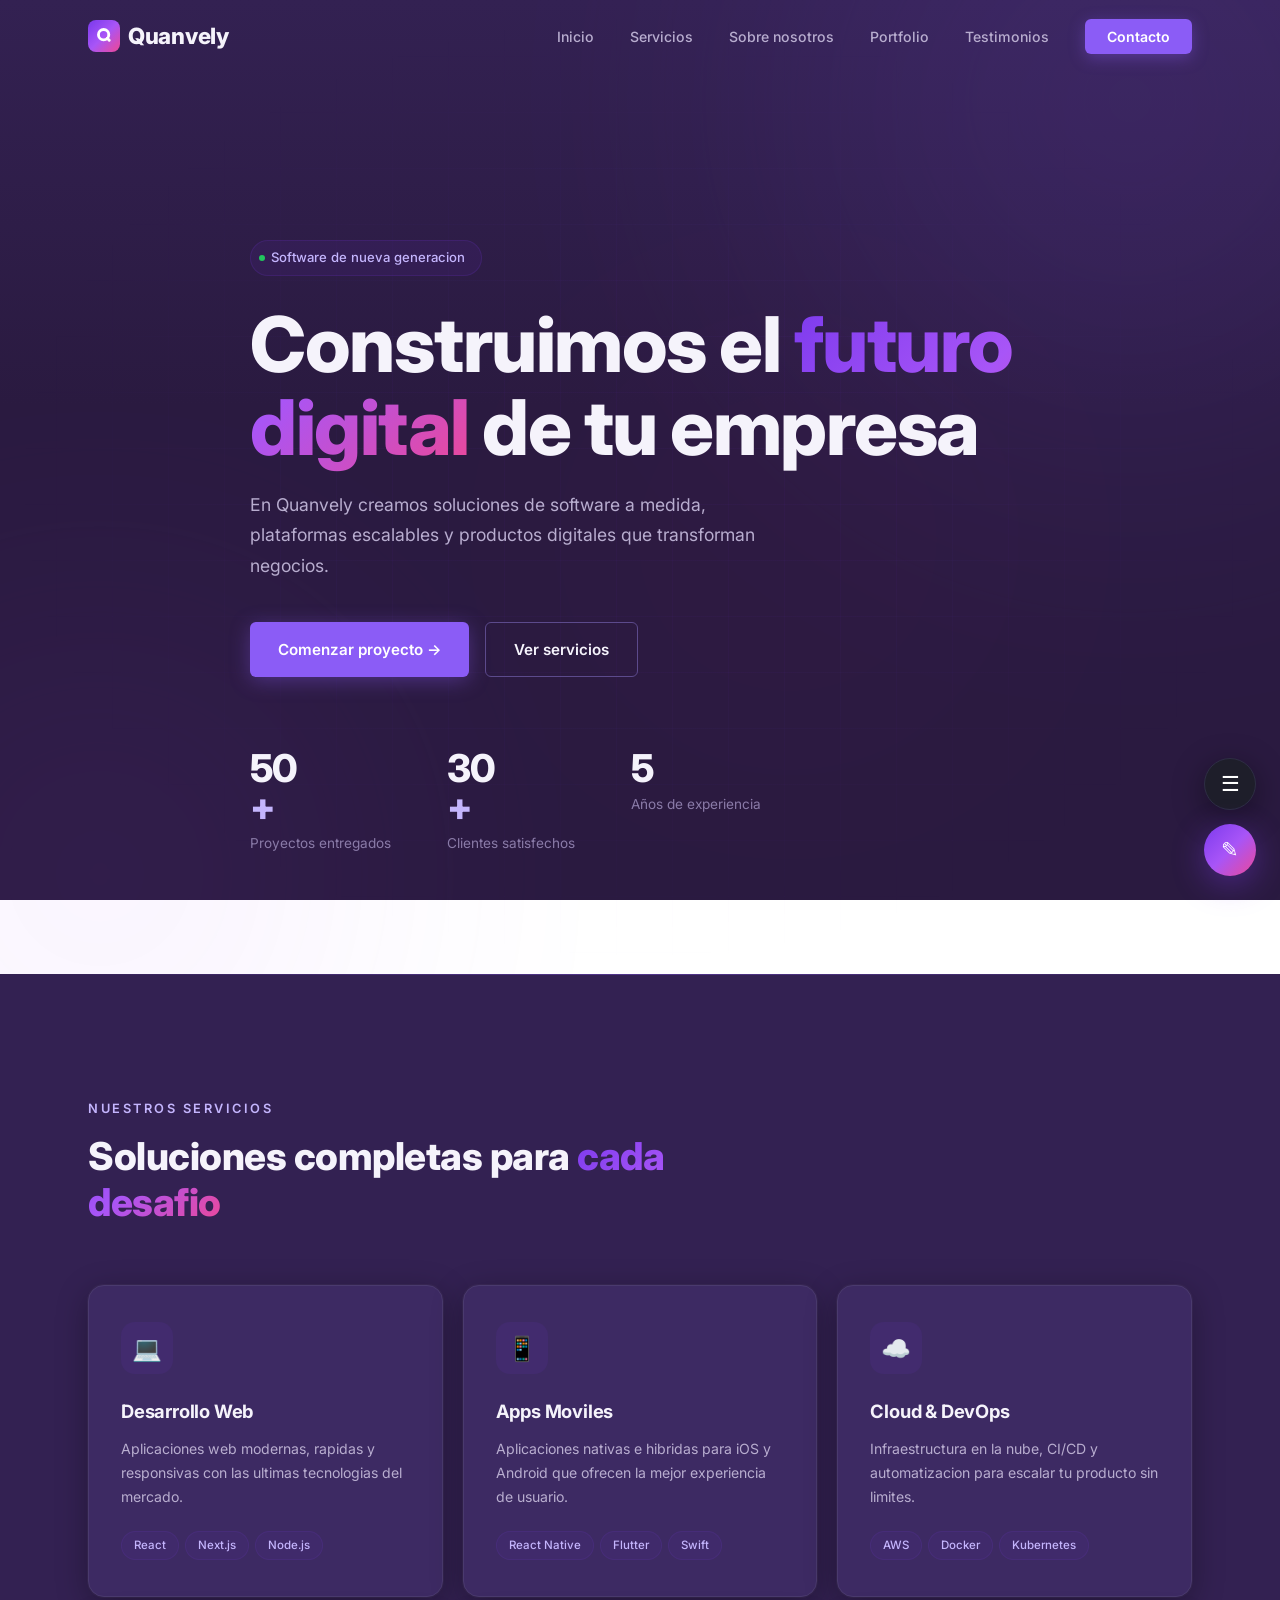
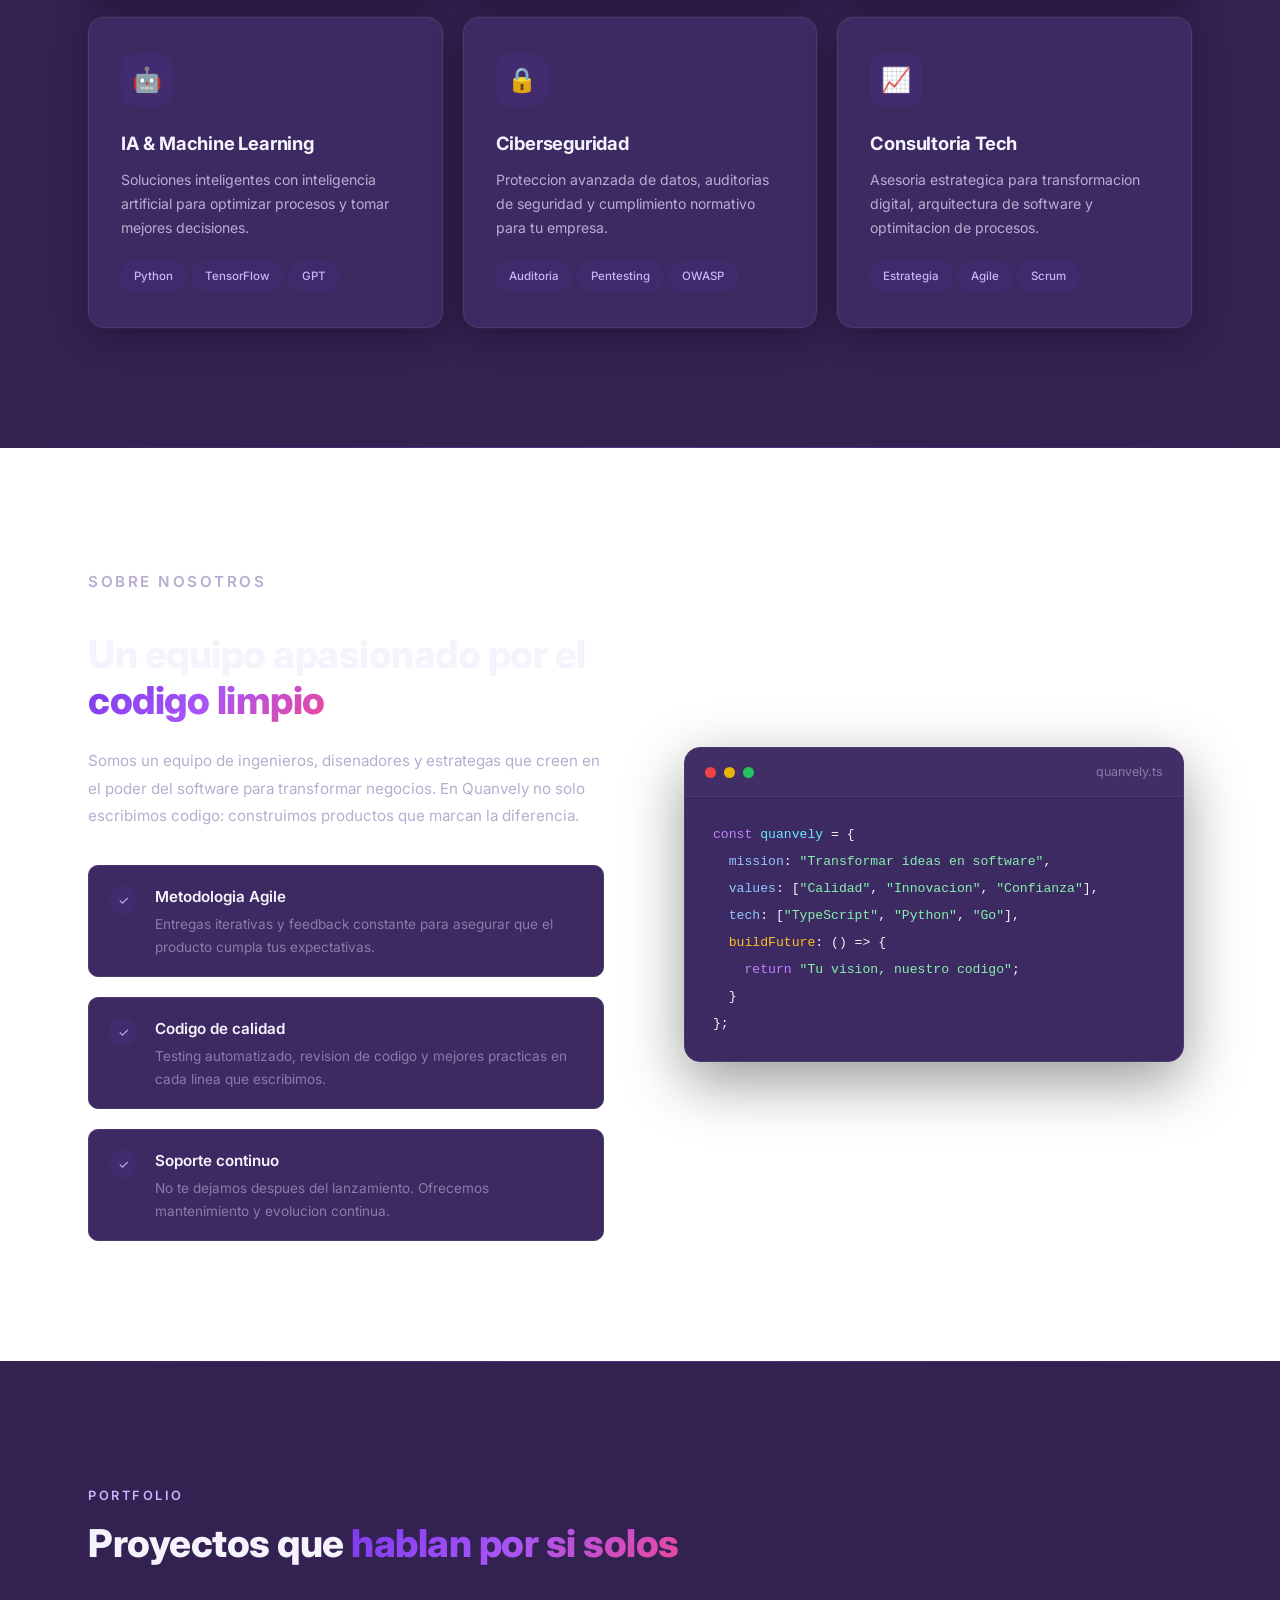
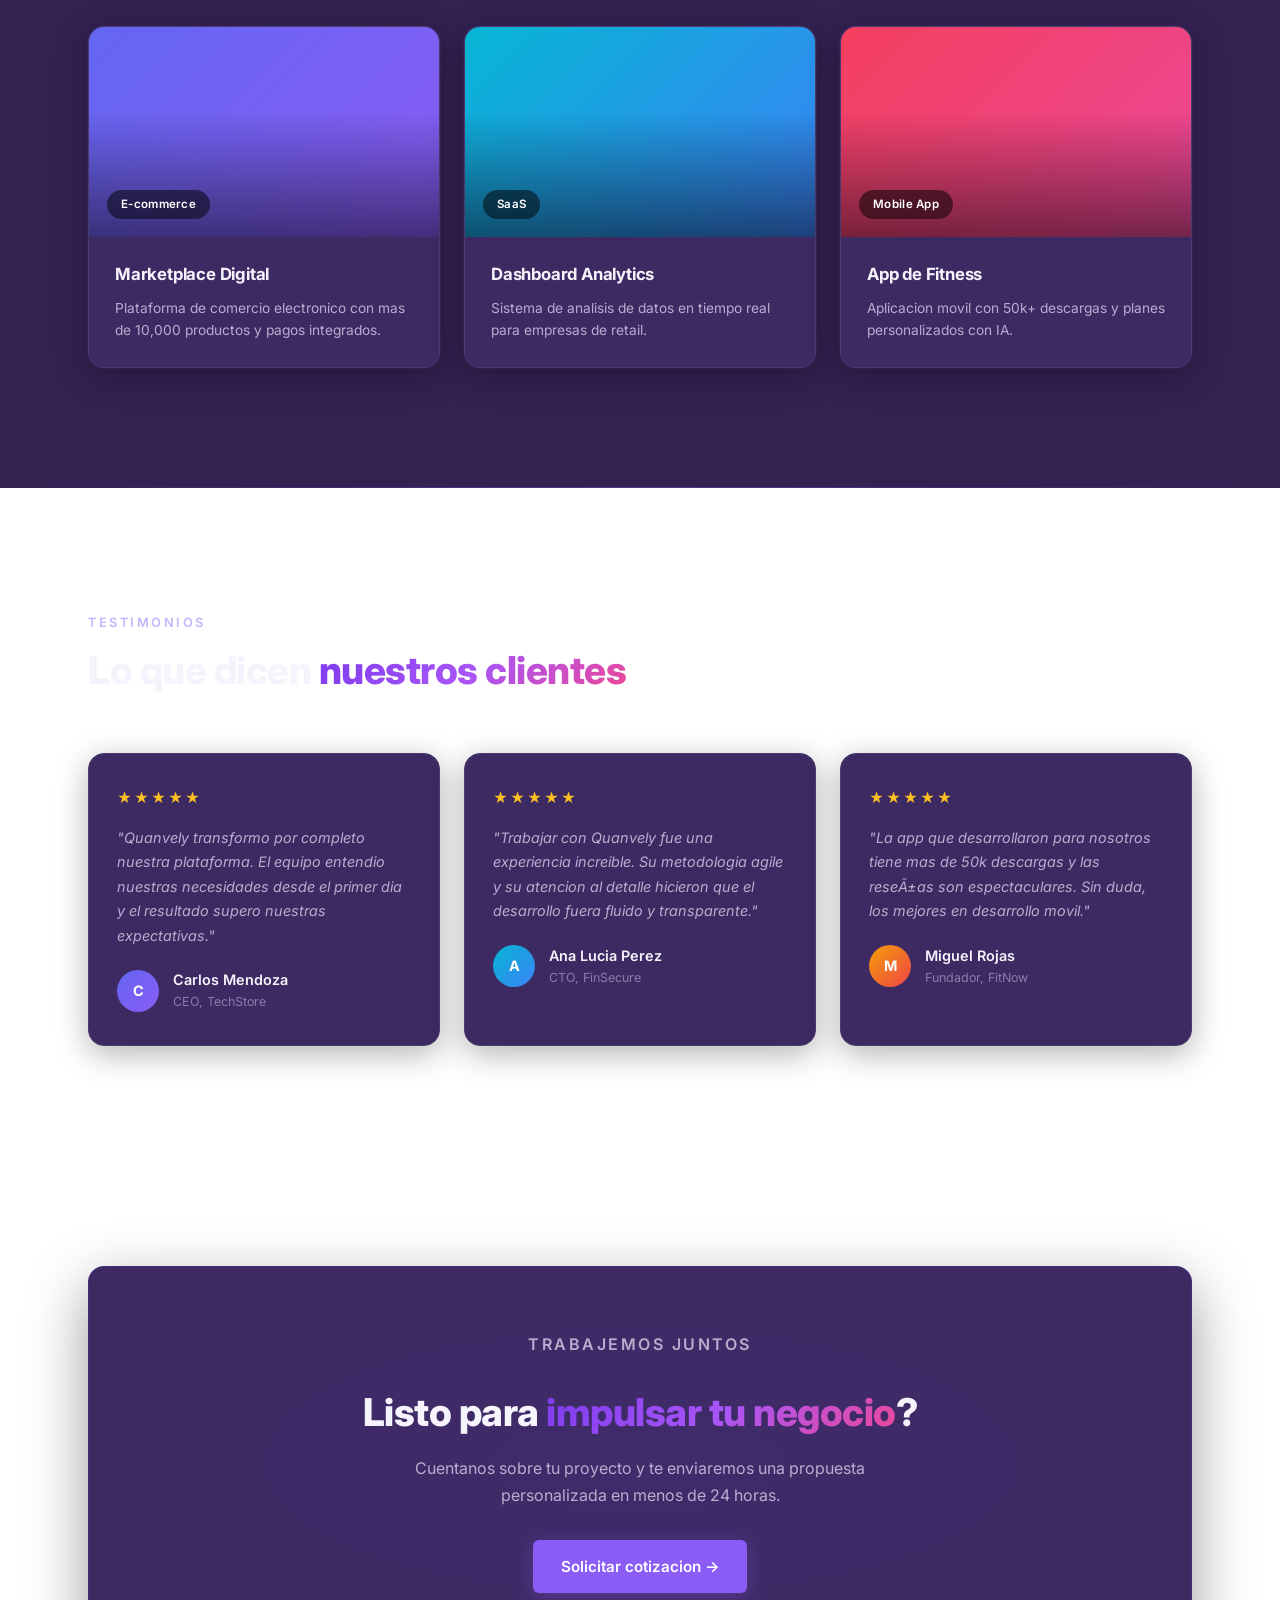
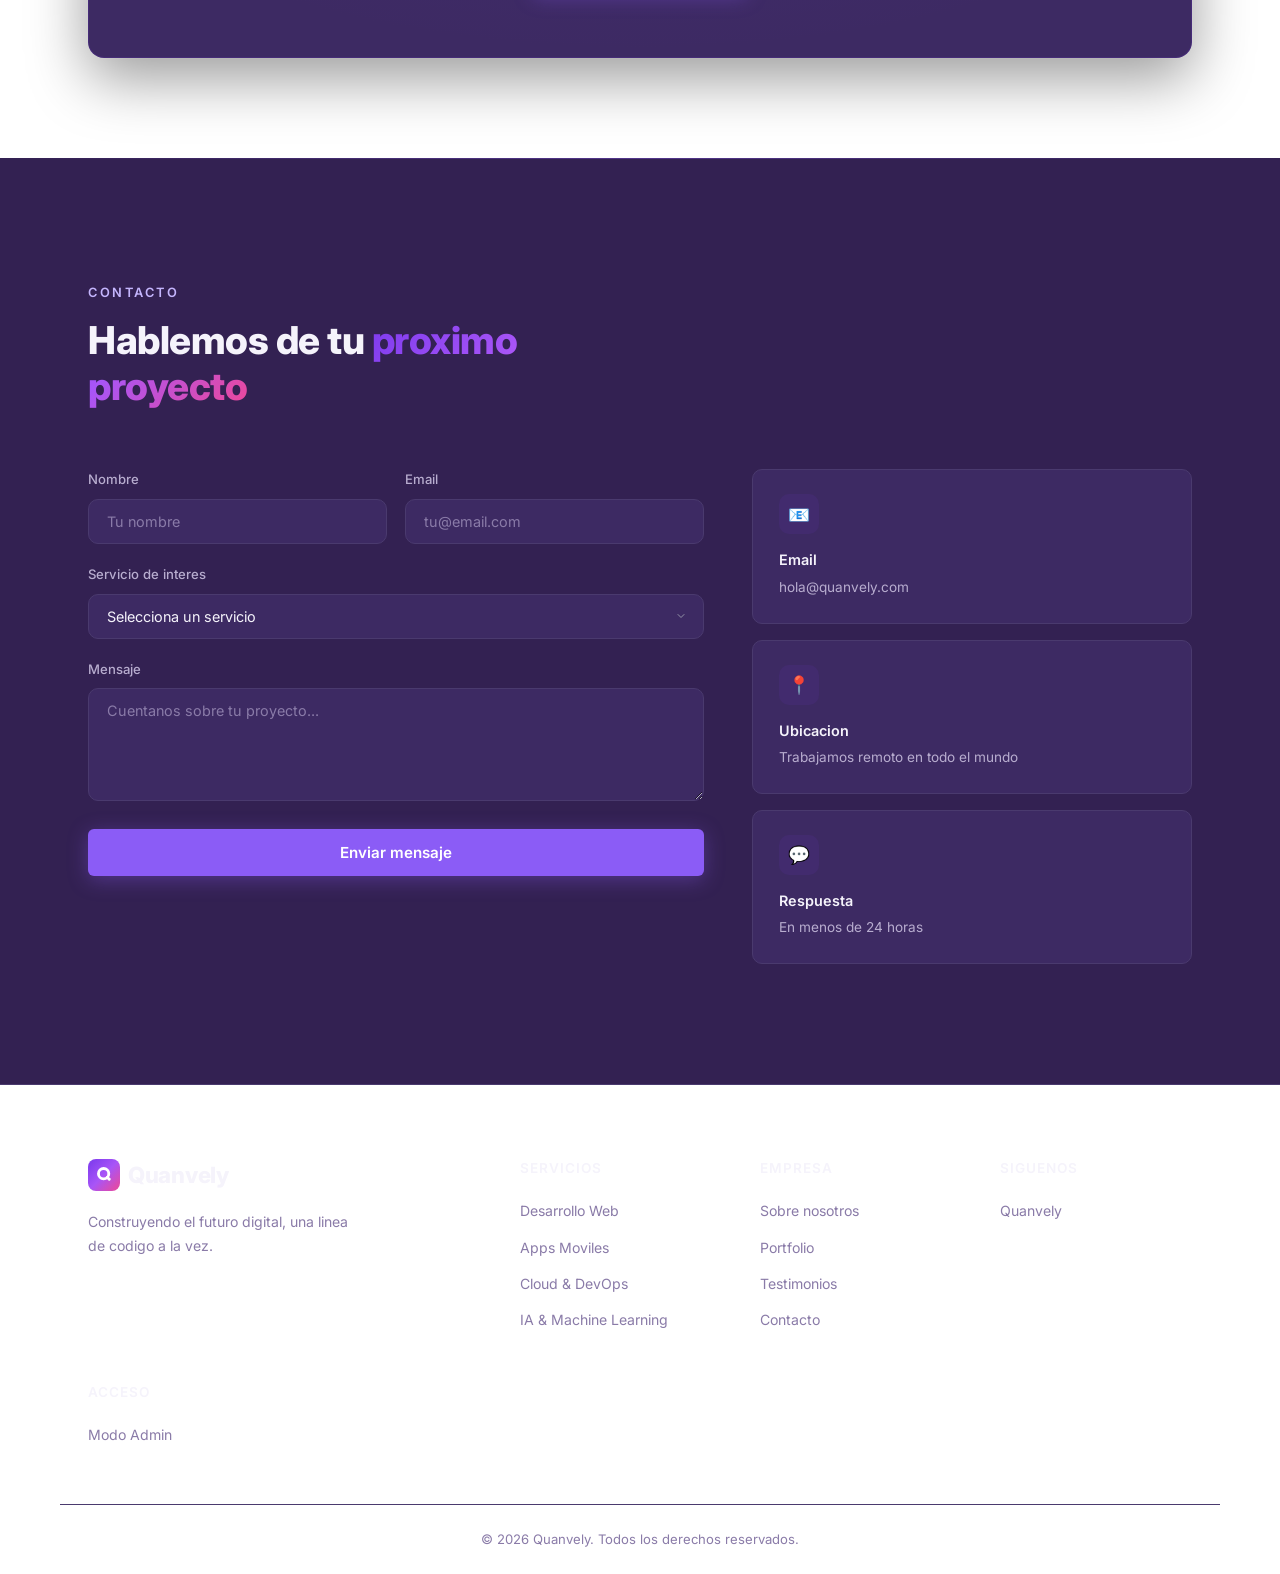
<file: index.html>
<!DOCTYPE html>
<html lang="es">
<head>
  <meta charset="UTF-8">
  <meta name="viewport" content="width=device-width, initial-scale=1.0">
  <link rel="icon" type="image/svg+xml" href="assets/logo.svg">
  <title data-key="site-title">Quanvely - Software que impulsa tu negocio</title>
  <link rel="stylesheet" href="css/style.css?v=13">
  <link rel="preconnect" href="https://fonts.googleapis.com">
  <link href="https://fonts.googleapis.com/css2?family=Inter:wght@300;400;500;600;700;800&display=swap" rel="stylesheet">
</head>
<body>
  <nav class="navbar" id="navbar">
    <div class="container nav-container">
      <a href="#" class="logo">
        <span class="logo-icon"><img src="assets/logo.svg" alt="Quanvely"></span> <span data-key="site-logo-text">Quanvely</span>
      </a>
      <ul class="nav-links" id="nav-links">
        <li><a href="#inicio">Inicio</a></li>
        <li><a href="#servicios">Servicios</a></li>
        <li><a href="#sobre-nosotros">Sobre nosotros</a></li>
        <li><a href="#portfolio">Portfolio</a></li>
        <li><a href="#testimonios">Testimonios</a></li>
        <li><a href="#contacto" class="btn-nav">Contacto</a></li>
      </ul>
      <button class="menu-toggle" id="menu-toggle" aria-label="Menu">
        <span></span><span></span><span></span>
      </button>
    </div>
  </nav>

  <section class="hero" id="inicio" data-section="hero">
    <div class="hero-bg">
      <div class="grid-overlay"></div>
      <div class="glow glow-1"></div>
      <div class="glow glow-2"></div>
      <div class="glow glow-3"></div>
    </div>
    <div class="container hero-content" data-block-container="hero">
      <p class="hero-badge" data-block="hero-badge">
        <span class="hero-badge-dot"></span>
        <span data-key="hero-badge">Software de nueva generacion</span>
      </p>
      <h1 data-key="hero-title" data-block="hero-title">Construimos el <span class="gradient-text">futuro digital</span> de tu empresa</h1>
      <p class="hero-desc" data-key="hero-desc" data-block="hero-desc">En Quanvely creamos soluciones de software a medida, plataformas escalables y productos digitales que transforman negocios.</p>
      <div class="hero-buttons" data-block="hero-buttons">
        <a href="#contacto" class="btn btn-primary"><span data-key="hero-btn1">Comenzar proyecto &rarr;</span></a>
        <a href="#servicios" class="btn btn-outline"><span data-key="hero-btn2">Ver servicios</span></a>
      </div>
      <div class="hero-stats" data-block="hero-stats">
        <div class="stat">
          <span class="stat-number" data-key="hero-projects" data-target="50">0</span><span class="stat-suffix">+</span>
          <span class="stat-label" data-key="stat-label-projects">Proyectos entregados</span>
        </div>
        <div class="stat">
          <span class="stat-number" data-key="hero-clients" data-target="30">0</span><span class="stat-suffix">+</span>
          <span class="stat-label" data-key="stat-label-clients">Clientes satisfechos</span>
        </div>
        <div class="stat">
          <span class="stat-number" data-key="hero-years" data-target="5">0</span>
          <span class="stat-label" data-key="stat-label-years">A&ntilde;os de experiencia</span>
        </div>
      </div>
    </div>
  </section>

  <section class="services" id="servicios" data-section="services">
    <div class="container">
      <p class="section-tag" data-key="services-tag">Nuestros servicios</p>
      <h2 class="section-title" data-key="services-title">Soluciones completas para <span class="gradient-text">cada desafio</span></h2>
      <div class="services-grid" data-key="services">
        <div class="service-card fade-in">
          <div class="service-icon">&#128187;</div>
          <h3>Desarrollo Web</h3>
          <p>Aplicaciones web modernas, rapidas y responsivas con las ultimas tecnologias del mercado.</p>
          <ul class="service-tags">
            <span>React</span><span>Next.js</span><span>Node.js</span>
          </ul>
        </div>
        <div class="service-card fade-in delay-100">
          <div class="service-icon">&#128241;</div>
          <h3>Apps Moviles</h3>
          <p>Aplicaciones nativas e hibridas para iOS y Android que ofrecen la mejor experiencia de usuario.</p>
          <ul class="service-tags">
            <span>React Native</span><span>Flutter</span><span>Swift</span>
          </ul>
        </div>
        <div class="service-card fade-in delay-200">
          <div class="service-icon">&#9729;&#65039;</div>
          <h3>Cloud & DevOps</h3>
          <p>Infraestructura en la nube, CI/CD y automatizacion para escalar tu producto sin limites.</p>
          <ul class="service-tags">
            <span>AWS</span><span>Docker</span><span>Kubernetes</span>
          </ul>
        </div>
        <div class="service-card fade-in delay-100">
          <div class="service-icon">&#129302;</div>
          <h3>IA & Machine Learning</h3>
          <p>Soluciones inteligentes con inteligencia artificial para optimizar procesos y tomar mejores decisiones.</p>
          <ul class="service-tags">
            <span>Python</span><span>TensorFlow</span><span>GPT</span>
          </ul>
        </div>
        <div class="service-card fade-in delay-200">
          <div class="service-icon">&#128274;</div>
          <h3>Ciberseguridad</h3>
          <p>Proteccion avanzada de datos, auditorias de seguridad y cumplimiento normativo para tu empresa.</p>
          <ul class="service-tags">
            <span>Auditoria</span><span>Pentesting</span><span>OWASP</span>
          </ul>
        </div>
        <div class="service-card fade-in delay-300">
          <div class="service-icon">&#128200;</div>
          <h3>Consultoria Tech</h3>
          <p>Asesoria estrategica para transformacion digital, arquitectura de software y optimitacion de procesos.</p>
          <ul class="service-tags">
            <span>Estrategia</span><span>Agile</span><span>Scrum</span>
          </ul>
        </div>
      </div>
    </div>
  </section>

  <section class="about" id="sobre-nosotros" data-section="about">
    <div class="container about-grid" data-block-container="about">
      <div class="about-text" data-block="about-text">
        <p class="section-tag" data-key="about-tag">Sobre nosotros</p>
        <h2 class="section-title" data-key="about-title">Un equipo apasionado por el <span class="gradient-text">codigo limpio</span></h2>
        <p data-key="about-text">Somos un equipo de ingenieros, disenadores y estrategas que creen en el poder del software para transformar negocios. En Quanvely no solo escribimos codigo: construimos productos que marcan la diferencia.</p>
        <div class="about-features">
          <div class="about-feature fade-in-left">
            <span class="check-icon">&#10003;</span>
            <div>
              <h4 data-key="about-f1-title">Metodologia Agile</h4>
              <p data-key="about-f1-desc">Entregas iterativas y feedback constante para asegurar que el producto cumpla tus expectativas.</p>
            </div>
          </div>
          <div class="about-feature fade-in-left delay-100">
            <span class="check-icon">&#10003;</span>
            <div>
              <h4 data-key="about-f2-title">Codigo de calidad</h4>
              <p data-key="about-f2-desc">Testing automatizado, revision de codigo y mejores practicas en cada linea que escribimos.</p>
            </div>
          </div>
          <div class="about-feature fade-in-left delay-200">
            <span class="check-icon">&#10003;</span>
            <div>
              <h4 data-key="about-f3-title">Soporte continuo</h4>
              <p data-key="about-f3-desc">No te dejamos despues del lanzamiento. Ofrecemos mantenimiento y evolucion continua.</p>
            </div>
          </div>
        </div>
      </div>
      <div class="about-visual fade-in-right" data-block="about-visual">
        <div class="code-block">
          <div class="code-header">
            <span class="dot red"></span>
            <span class="dot yellow"></span>
            <span class="dot green"></span>
            <span class="code-title">quanvely.ts</span>
          </div>
          <pre><code><span class="kw">const</span> <span class="var">quanvely</span> = {
  <span class="prop">mission</span>: <span class="str">"Transformar ideas en software"</span>,
  <span class="prop">values</span>: [<span class="str">"Calidad"</span>, <span class="str">"Innovacion"</span>, <span class="str">"Confianza"</span>],
  <span class="prop">tech</span>: [<span class="str">"TypeScript"</span>, <span class="str">"Python"</span>, <span class="str">"Go"</span>],
  <span class="fn">buildFuture</span>: () => {
    <span class="kw">return</span> <span class="str">"Tu vision, nuestro codigo"</span>;
  }
};</code></pre>
        </div>
      </div>
    </div>
  </section>

  <section class="portfolio" id="portfolio" data-section="portfolio">
    <div class="container">
      <p class="section-tag" data-key="portfolio-tag">Portfolio</p>
      <h2 class="section-title" data-key="portfolio-title">Proyectos que <span class="gradient-text">hablan por si solos</span></h2>
      <div class="portfolio-grid" data-key="portfolio">
        <div class="portfolio-card fade-in">
          <div class="portfolio-preview" style="background: linear-gradient(135deg, #6366f1, #8b5cf6);">
            <span class="portfolio-type">E-commerce</span>
          </div>
          <div class="portfolio-info">
            <h3>Marketplace Digital</h3>
            <p>Plataforma de comercio electronico con mas de 10,000 productos y pagos integrados.</p>
          </div>
        </div>
        <div class="portfolio-card fade-in delay-100">
          <div class="portfolio-preview" style="background: linear-gradient(135deg, #06b6d4, #3b82f6);">
            <span class="portfolio-type">SaaS</span>
          </div>
          <div class="portfolio-info">
            <h3>Dashboard Analytics</h3>
            <p>Sistema de analisis de datos en tiempo real para empresas de retail.</p>
          </div>
        </div>
        <div class="portfolio-card fade-in delay-200">
          <div class="portfolio-preview" style="background: linear-gradient(135deg, #f43f5e, #ec4899);">
            <span class="portfolio-type">Mobile App</span>
          </div>
          <div class="portfolio-info">
            <h3>App de Fitness</h3>
            <p>Aplicacion movil con 50k+ descargas y planes personalizados con IA.</p>
          </div>
        </div>
      </div>
    </div>
  </section>

  <section class="testimonials" id="testimonios" data-section="testimonials">
    <div class="container">
      <p class="section-tag" data-key="testimonials-tag">Testimonios</p>
      <h2 class="section-title" data-key="testimonials-title">Lo que dicen <span class="gradient-text">nuestros clientes</span></h2>
      <div class="testimonials-grid" data-key="testimonials">
        <div class="testimonial-card fade-in-scale">
          <div class="testimonial-stars">&#9733;&#9733;&#9733;&#9733;&#9733;</div>
          <p>"Quanvely transformo por completo nuestra plataforma. El equipo entendio nuestras necesidades desde el primer dia y el resultado supero nuestras expectativas."</p>
          <div class="testimonial-author">
            <div class="testimonial-avatar" style="background: linear-gradient(135deg, #6366f1, #8b5cf6);">C</div>
            <div>
              <h4>Carlos Mendoza</h4>
              <p>CEO, TechStore</p>
            </div>
          </div>
        </div>
        <div class="testimonial-card fade-in-scale delay-100">
          <div class="testimonial-stars">&#9733;&#9733;&#9733;&#9733;&#9733;</div>
          <p>"Trabajar con Quanvely fue una experiencia increible. Su metodologia agile y su atencion al detalle hicieron que el desarrollo fuera fluido y transparente."</p>
          <div class="testimonial-author">
            <div class="testimonial-avatar" style="background: linear-gradient(135deg, #06b6d4, #3b82f6);">A</div>
            <div>
              <h4>Ana Lucia Perez</h4>
              <p>CTO, FinSecure</p>
            </div>
          </div>
        </div>
        <div class="testimonial-card fade-in-scale delay-200">
          <div class="testimonial-stars">&#9733;&#9733;&#9733;&#9733;&#9733;</div>
          <p>"La app que desarrollaron para nosotros tiene mas de 50k descargas y las reseÃ±as son espectaculares. Sin duda, los mejores en desarrollo movil."</p>
          <div class="testimonial-author">
            <div class="testimonial-avatar" style="background: linear-gradient(135deg, #f59e0b, #ef4444);">M</div>
            <div>
              <h4>Miguel Rojas</h4>
              <p>Fundador, FitNow</p>
            </div>
          </div>
        </div>
      </div>
    </div>
  </section>

  <section class="cta" data-section="cta">
    <div class="container">
      <div class="cta-box fade-in-scale">
        <p class="section-tag" data-key="cta-tag">Trabajemos juntos</p>
        <h2 class="section-title" data-key="cta-title">Listo para <span class="gradient-text">impulsar tu negocio</span>?</h2>
        <p data-key="cta-desc">Cuentanos sobre tu proyecto y te enviaremos una propuesta personalizada en menos de 24 horas.</p>
        <a href="#contacto" class="btn btn-primary"><span data-key="cta-btn">Solicitar cotizacion &rarr;</span></a>
      </div>
    </div>
  </section>

  <section class="contact" id="contacto" data-section="contact">
    <div class="container">
      <p class="section-tag" data-key="contact-tag">Contacto</p>
      <h2 class="section-title" data-key="contact-title">Hablemos de tu <span class="gradient-text">proximo proyecto</span></h2>
      <div class="contact-grid" data-block-container="contact">
        <form class="contact-form fade-in" id="contact-form" data-block="contact-form">
          <div class="form-row">
            <div class="form-group">
              <label for="name">Nombre</label>
              <input type="text" id="name" placeholder="Tu nombre" required>
            </div>
            <div class="form-group">
              <label for="email">Email</label>
              <input type="email" id="email" placeholder="tu@email.com" required>
            </div>
          </div>
          <div class="form-group">
            <label for="service">Servicio de interes</label>
            <select id="service">
              <option value="">Selecciona un servicio</option>
              <option value="web">Desarrollo Web</option>
              <option value="mobile">Apps Moviles</option>
              <option value="cloud">Cloud & DevOps</option>
              <option value="ai">IA & Machine Learning</option>
              <option value="security">Ciberseguridad</option>
              <option value="consulting">Consultoria Tech</option>
            </select>
          </div>
          <div class="form-group">
            <label for="message">Mensaje</label>
            <textarea id="message" rows="5" placeholder="Cuentanos sobre tu proyecto..." required></textarea>
          </div>
          <button type="submit" class="btn btn-primary btn-full"><span data-key="contact-submit">Enviar mensaje</span></button>
        </form>
        <div class="contact-info" data-block="contact-info">
          <div class="info-card fade-in-right">
            <span class="info-icon">&#128231;</span>
            <h4>Email</h4>
            <p data-key="contact-email">hola@quanvely.com</p>
          </div>
          <div class="info-card fade-in-right delay-100">
            <span class="info-icon">&#128205;</span>
            <h4>Ubicacion</h4>
            <p data-key="contact-location">Trabajamos remoto en todo el mundo</p>
          </div>
          <div class="info-card fade-in-right delay-200">
            <span class="info-icon">&#128172;</span>
            <h4>Respuesta</h4>
            <p data-key="contact-response">En menos de 24 horas</p>
          </div>
        </div>
      </div>
    </div>
  </section>

  <footer class="footer" data-section="footer">
    <div class="container footer-grid" data-block-container="footer">
      <div class="footer-brand" data-block="footer-brand">
        <a href="#" class="logo"><span class="logo-icon"><img src="assets/logo.svg" alt="Quanvely"></span> <span data-key="site-logo-text">Quanvely</span></a>
        <p data-key="footer-text">Construyendo el futuro digital, una linea de codigo a la vez.</p>
      </div>
      <div class="footer-links" data-block="footer-links-1">
        <h4 data-key="footer-col1-title">Servicios</h4>
        <ul>
          <li><a href="#servicios">Desarrollo Web</a></li>
          <li><a href="#servicios">Apps Moviles</a></li>
          <li><a href="#servicios">Cloud & DevOps</a></li>
          <li><a href="#servicios">IA & Machine Learning</a></li>
        </ul>
      </div>
      <div class="footer-links" data-block="footer-links-2">
        <h4 data-key="footer-col2-title">Empresa</h4>
        <ul>
          <li><a href="#sobre-nosotros">Sobre nosotros</a></li>
          <li><a href="#portfolio">Portfolio</a></li>
          <li><a href="#testimonios">Testimonios</a></li>
          <li><a href="#contacto">Contacto</a></li>
        </ul>
      </div>
      <div class="footer-links" data-block="footer-links-3">
        <h4 data-key="footer-col3-title">Siguenos</h4>
        <ul>
          <li><a href="https://quanvel-oficial.github.io/quanvel-oficial" target="_blank" rel="noopener noreferrer">Quanvely</a></li>
        </ul>
      </div>
      <div class="footer-links" data-block="footer-links-4">
        <h4>Acceso</h4>
        <ul>
          <li><a href="admin/index.html" target="_blank">Modo Admin</a></li>
        </ul>
      </div>
    </div>
    <div class="footer-bottom container">
      <p data-key="footer-copyright">&copy; 2026 Quanvely. Todos los derechos reservados.</p>
    </div>
  </footer>

  <button id="edit-blocks-btn" class="floating-edit floating-blocks" title="Mover bloques (modo edicion)">&#9776;</button>
  <div id="blocks-toast" class="blocks-toast">Orden guardado</div>
  <a href="admin/index.html" class="floating-edit" title="Editar esta pagina">&#9998;</a>

  <script src="js/content-loader.js?v=11"></script>
  <script src="js/main.js?v=9"></script>
  <script src="js/block-editor.js?v=7"></script>
</body>
</html>
</file>
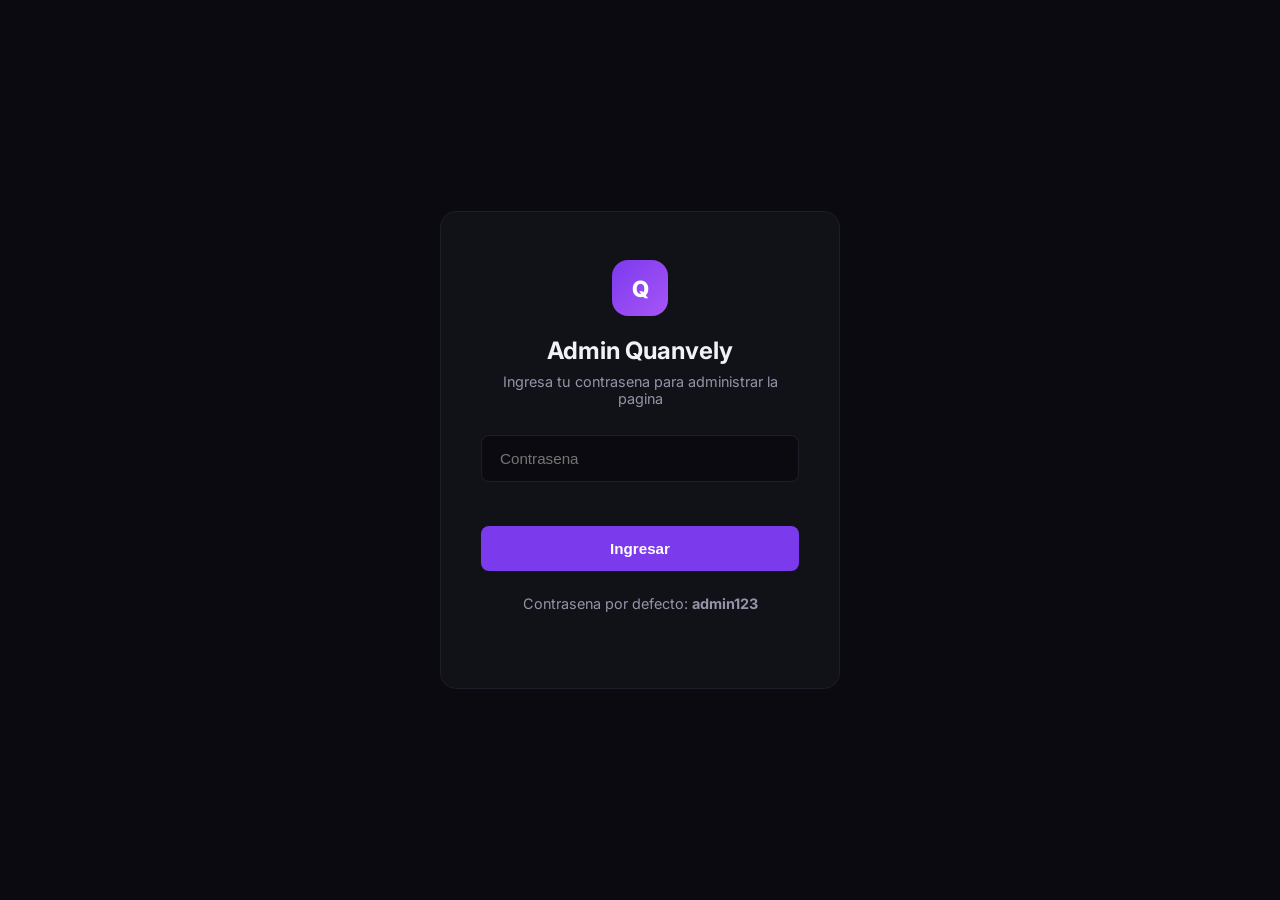
<file: admin/index.html>
<!DOCTYPE html>
<html lang="es">
<head>
  <meta charset="UTF-8">
  <meta name="viewport" content="width=device-width, initial-scale=1.0">
  <title>Admin - Quanvely</title>
  <link rel="stylesheet" href="admin.css?v=5">
  <link href="https://fonts.googleapis.com/css2?family=Inter:wght@300;400;500;600;700;800&display=swap" rel="stylesheet">
</head>
<body>
  <div id="login-screen" class="login-screen">
    <div class="login-box">
      <div class="login-logo">Q</div>
      <h1>Admin Quanvely</h1>
      <p>Ingresa tu contrasena para administrar la pagina</p>
      <form id="login-form">
        <input type="password" id="password-input" placeholder="Contrasena" required>
        <p id="login-error" class="login-error"></p>
        <button type="submit">Ingresar</button>
      </form>
      <p class="login-hint">Contrasena por defecto: <strong>admin123</strong></p>
    </div>
  </div>

  <div id="dashboard" class="dashboard" style="display:none;">
    <aside class="sidebar">
      <div class="sidebar-header">
        <span class="sidebar-logo">Q</span>
        <div><span>Quanvely Admin</span><small style="display:block;font-size:0.7rem;color:#5c5c72;font-weight:400;">Modo administracion</small></div>
      </div>
      <nav class="sidebar-nav">
        <button class="nav-btn active" data-tab="general">General</button>
        <button class="nav-btn" data-tab="preview">Vista previa</button>
        <button class="nav-btn" data-tab="hero">Inicio</button>
        <button class="nav-btn" data-tab="services">Servicios</button>
        <button class="nav-btn" data-tab="about">Sobre nosotros</button>
        <button class="nav-btn" data-tab="portfolio">Portfolio</button>
        <button class="nav-btn" data-tab="testimonials">Testimonios</button>
        <button class="nav-btn" data-tab="cta">CTA</button>
        <button class="nav-btn" data-tab="contact">Contacto</button>
        <button class="nav-btn" data-tab="footer">Footer</button>
        <button class="nav-btn" data-tab="styles">Estilos</button>
        <button class="nav-btn" data-tab="blocks">Bloques</button>
      </nav>
      <div class="sidebar-footer">
        <a href="../index.html" target="_blank" class="preview-link">&#128065; Modo lectura &rarr;</a>
        <button id="logout-btn" class="logout-btn">Cerrar sesion</button>
      </div>
    </aside>

    <main class="main-content">
      <header class="content-header">
        <h2 id="tab-title">General</h2>
        <div class="header-buttons">
          <a href="../index.html" target="_blank" class="preview-btn">&#128065; Ver pagina publica</a>
          <button id="publish-btn" class="publish-btn" title="Sube los cambios a GitHub para que se vean en la pagina publica">Publicar cambios</button>
          <button id="save-all-btn" class="save-btn">Guardar cambios</button>
        </div>
      </header>

      <div class="content-body">

        <!-- GENERAL -->
        <div id="tab-general" class="tab-content active">
          <div class="card">
            <h3>General</h3>
            <div class="field">
              <label>Titulo de la pestana (browser tab)</label>
              <input type="text" id="site-title" data-key="site-title">
            </div>
            <div class="field">
              <label>Texto del logo en navbar y footer</label>
              <input type="text" id="site-logo-text" data-key="site-logo-text">
            </div>
            <div class="field-row">
              <div class="field">
                <label>Texto boton "Comenzar proyecto"</label>
                <input type="text" id="hero-btn1" data-key="hero-btn1">
              </div>
              <div class="field">
                <label>Texto boton "Ver servicios"</label>
                <input type="text" id="hero-btn2" data-key="hero-btn2">
              </div>
            </div>
            <div class="field">
              <label>Texto label "Proyectos entregados"</label>
              <input type="text" id="stat-label-projects" data-key="stat-label-projects">
            </div>
            <div class="field">
              <label>Texto label "Clientes satisfechos"</label>
              <input type="text" id="stat-label-clients" data-key="stat-label-clients">
            </div>
            <div class="field">
              <label>Texto label "Anos de experiencia"</label>
              <input type="text" id="stat-label-years" data-key="stat-label-years">
            </div>
            <div class="field-separator"></div>
            <h4 style="margin-bottom:12px;font-size:0.95rem;">Conexion GitHub (para publicar cambios)</h4>
            <div class="field">
              <label>Token de GitHub</label>
              <input type="password" id="github-token" placeholder="ghp_..."
 style="font-family:monospace;">
              <small>Crea tu token en GitHub: Settings > Developer settings > Personal access tokens > Tokens (classic). Marca "repo".</small>
            </div>
          </div>
        </div>

        <!-- VISTA PREVIA -->
        <div id="tab-preview" class="tab-content preview-tab">
          <iframe id="preview-frame" src="../index.html?edit=1" title="Vista previa de la pagina"></iframe>
        </div>

        <!-- HERO -->
        <div id="tab-hero" class="tab-content">
          <div class="card">
            <h3>Inicio / Hero</h3>
            <div class="field">
              <label>Section tag (texto con bullet verde)</label>
              <input type="text" id="hero-badge" data-key="hero-badge">
            </div>
            <div class="field">
              <label>Titulo principal</label>
              <input type="text" id="hero-title" data-key="hero-title">
              <small>Usa &lt;span class="gradient-text"&gt;texto&lt;/span&gt; para texto con gradiente</small>
            </div>
            <div class="field">
              <label>Descripcion</label>
              <textarea id="hero-desc" data-key="hero-desc" rows="3"></textarea>
            </div>
            <div class="field-row">
              <div class="field">
                <label>Proyectos (numero)</label>
                <input type="number" id="hero-projects" data-key="hero-projects">
              </div>
              <div class="field">
                <label>Clientes (numero)</label>
                <input type="number" id="hero-clients" data-key="hero-clients">
              </div>
              <div class="field">
                <label>A&ntilde;os (numero)</label>
                <input type="number" id="hero-years" data-key="hero-years">
              </div>
            </div>
          </div>
        </div>

        <!-- SERVICES -->
        <div id="tab-services" class="tab-content">
          <div class="card">
            <h3>Servicios</h3>
            <div class="field">
              <label>Section tag</label>
              <input type="text" id="services-tag" data-key="services-tag">
            </div>
            <div class="field">
              <label>Titulo de la seccion</label>
              <input type="text" id="services-title" data-key="services-title">
              <small>Usa &lt;span class="gradient-text"&gt;texto&lt;/span&gt; para gradiente</small>
            </div>
            <div class="field-row" style="justify-content:space-between;align-items:center;">
              <p class="card-desc">Edita cada servicio. Usa el boton para agregar mas.</p>
              <button type="button" class="add-btn" onclick="addService()">+ Agregar servicio</button>
            </div>
            <div id="services-list"></div>
          </div>
        </div>

        <!-- ABOUT -->
        <div id="tab-about" class="tab-content">
          <div class="card">
            <h3>Sobre nosotros</h3>
            <div class="field">
              <label>Section tag</label>
              <input type="text" id="about-tag" data-key="about-tag">
            </div>
            <div class="field">
              <label>Titulo de la seccion</label>
              <input type="text" id="about-title" data-key="about-title">
              <small>Usa &lt;span class="gradient-text"&gt;texto&lt;/span&gt; para gradiente</small>
            </div>
            <div class="field">
              <label>Texto principal</label>
              <textarea id="about-text" data-key="about-text" rows="4"></textarea>
            </div>
            <div class="field">
              <label>Feature 1 - Titulo</label>
              <input type="text" id="about-f1-title" data-key="about-f1-title">
            </div>
            <div class="field">
              <label>Feature 1 - Descripcion</label>
              <textarea id="about-f1-desc" data-key="about-f1-desc" rows="2"></textarea>
            </div>
            <div class="field">
              <label>Feature 2 - Titulo</label>
              <input type="text" id="about-f2-title" data-key="about-f2-title">
            </div>
            <div class="field">
              <label>Feature 2 - Descripcion</label>
              <textarea id="about-f2-desc" data-key="about-f2-desc" rows="2"></textarea>
            </div>
            <div class="field">
              <label>Feature 3 - Titulo</label>
              <input type="text" id="about-f3-title" data-key="about-f3-title">
            </div>
            <div class="field">
              <label>Feature 3 - Descripcion</label>
              <textarea id="about-f3-desc" data-key="about-f3-desc" rows="2"></textarea>
            </div>
          </div>
        </div>

        <!-- PORTFOLIO -->
        <div id="tab-portfolio" class="tab-content">
          <div class="card">
            <h3>Portfolio</h3>
            <div class="field">
              <label>Section tag</label>
              <input type="text" id="portfolio-tag" data-key="portfolio-tag">
            </div>
            <div class="field">
              <label>Titulo de la seccion</label>
              <input type="text" id="portfolio-title" data-key="portfolio-title">
              <small>Usa &lt;span class="gradient-text"&gt;texto&lt;/span&gt; para gradiente</small>
            </div>
            <div class="field-row" style="justify-content:space-between;align-items:center;">
              <p class="card-desc">Edita cada proyecto. Usa el boton para agregar mas.</p>
              <button type="button" class="add-btn" onclick="addPortfolio()">+ Agregar proyecto</button>
            </div>
            <div id="portfolio-list"></div>
          </div>
        </div>

        <!-- TESTIMONIALS -->
        <div id="tab-testimonials" class="tab-content">
          <div class="card">
            <h3>Testimonios</h3>
            <div class="field">
              <label>Section tag</label>
              <input type="text" id="testimonials-tag" data-key="testimonials-tag">
            </div>
            <div class="field">
              <label>Titulo de la seccion</label>
              <input type="text" id="testimonials-title" data-key="testimonials-title">
              <small>Usa &lt;span class="gradient-text"&gt;texto&lt;/span&gt; para gradiente</small>
            </div>
            <div class="field-row" style="justify-content:space-between;align-items:center;">
              <p class="card-desc">Edita cada testimonio. Usa el boton para agregar mas.</p>
              <button type="button" class="add-btn" onclick="addTestimonial()">+ Agregar testimonio</button>
            </div>
            <div id="testimonials-list"></div>
          </div>
        </div>

        <!-- CTA -->
        <div id="tab-cta" class="tab-content">
          <div class="card">
            <h3>CTA (Call to Action)</h3>
            <div class="field">
              <label>Section tag</label>
              <input type="text" id="cta-tag" data-key="cta-tag">
            </div>
            <div class="field">
              <label>Titulo</label>
              <input type="text" id="cta-title" data-key="cta-title">
              <small>Usa &lt;span class="gradient-text"&gt;texto&lt;/span&gt; para gradiente</small>
            </div>
            <div class="field">
              <label>Descripcion</label>
              <textarea id="cta-desc" data-key="cta-desc" rows="2"></textarea>
            </div>
            <div class="field">
              <label>Texto del boton</label>
              <input type="text" id="cta-btn" data-key="cta-btn">
            </div>
          </div>
        </div>

        <!-- CONTACT -->
        <div id="tab-contact" class="tab-content">
          <div class="card">
            <h3>Contacto</h3>
            <div class="field">
              <label>Section tag</label>
              <input type="text" id="contact-tag" data-key="contact-tag">
            </div>
            <div class="field">
              <label>Titulo de la seccion</label>
              <input type="text" id="contact-title" data-key="contact-title">
              <small>Usa &lt;span class="gradient-text"&gt;texto&lt;/span&gt; para gradiente</small>
            </div>
            <div class="field">
              <label>Email</label>
              <input type="text" id="contact-email" data-key="contact-email">
            </div>
            <div class="field">
              <label>Ubicacion</label>
              <input type="text" id="contact-location" data-key="contact-location">
            </div>
            <div class="field">
              <label>Tiempo de respuesta</label>
              <input type="text" id="contact-response" data-key="contact-response">
            </div>
            <div class="field">
              <label>Texto del boton del formulario</label>
              <input type="text" id="contact-submit" data-key="contact-submit">
            </div>
          </div>
        </div>

        <!-- FOOTER -->
        <div id="tab-footer" class="tab-content">
          <div class="card">
            <h3>Footer</h3>
            <div class="field">
              <label>Texto de la marca (bajo el logo)</label>
              <textarea id="footer-text" data-key="footer-text" rows="2"></textarea>
            </div>
            <div class="field">
              <label>Copyright</label>
              <input type="text" id="footer-copyright" data-key="footer-copyright">
            </div>
            <div class="field">
              <label>Titulo columna "Servicios"</label>
              <input type="text" id="footer-col1-title" data-key="footer-col1-title">
            </div>
            <div class="field">
              <label>Titulo columna "Empresa"</label>
              <input type="text" id="footer-col2-title" data-key="footer-col2-title">
            </div>
            <div class="field">
              <label>Titulo columna "Siguenos"</label>
              <input type="text" id="footer-col3-title" data-key="footer-col3-title">
            </div>
            <div class="field">
              <label>GitHub URL</label>
              <input type="text" id="footer-github" data-key="footer-github" placeholder="https://github.com/quanvely">
            </div>
            <div class="field">
              <label>LinkedIn URL</label>
              <input type="text" id="footer-linkedin" data-key="footer-linkedin" placeholder="https://linkedin.com/company/quanvely">
            </div>
            <div class="field">
              <label>Twitter / X URL</label>
              <input type="text" id="footer-twitter" data-key="footer-twitter" placeholder="https://twitter.com/quanvely">
            </div>
          </div>
        </div>

        <!-- ESTILOS -->
        <div id="tab-styles" class="tab-content">
          <div class="card">
            <h3>Colores principales</h3>
            <small style="display:block;margin-bottom:16px;color:#8a7ba8;">Los colores se aplican a toda la pagina. Elige un color y se actualizara en la lectura.</small>
            <div class="field-row">
              <div class="field">
                <label>Color de fondo principal</label>
                <input type="color" id="style-bg-primary" data-key="style-bg-primary">
              </div>
              <div class="field">
                <label>Color de fondo superior (degradado)</label>
                <input type="color" id="style-bg-secondary" data-key="style-bg-secondary">
              </div>
            </div>
            <div class="field-row">
              <div class="field">
                <label>Color de tarjetas</label>
                <input type="color" id="style-bg-card" data-key="style-bg-card">
              </div>
              <div class="field">
                <label>Color del texto principal</label>
                <input type="color" id="style-text-primary" data-key="style-text-primary">
              </div>
            </div>
            <div class="field-row">
              <div class="field">
                <label>Color de acento (botones y enlaces)</label>
                <input type="color" id="style-accent" data-key="style-accent">
              </div>
              <div class="field">
                <label>Color de texto secundario</label>
                <input type="color" id="style-text-secondary" data-key="style-text-secondary">
              </div>
            </div>
            <div class="field-separator"></div>
            <h4 style="margin-bottom:12px;font-size:0.95rem;">Tipografia (estilo de letra)</h4>
            <div class="field">
              <label>Estilo de letra de toda la pagina</label>
              <select id="style-font" data-key="style-font">
                <option value="Inter">Inter (recomendado)</option>
                <option value="Poppins">Poppins</option>
                <option value="Montserrat">Montserrat</option>
                <option value="Roboto">Roboto</option>
                <option value="Space Grotesk">Space Grotesk</option>
                <option value="Source Sans 3">Source Sans 3</option>
                <option value="Lora">Lora</option>
                <option value="Playfair Display">Playfair Display</option>
              </select>
            </div>
            <div class="field-row">
              <div class="field">
                <label>Tamano del titulo principal (px)</label>
                <input type="number" id="style-font-size-hero" data-key="style-font-size-hero" min="20" max="120">
              </div>
              <div class="field">
                <label>Tamano titulos de seccion (px)</label>
                <input type="number" id="style-font-size-title" data-key="style-font-size-title" min="16" max="80">
              </div>
              <div class="field">
                <label>Tamano del texto (px)</label>
                <input type="number" id="style-font-size-text" data-key="style-font-size-text" min="12" max="32">
              </div>
            </div>
            <div class="field-separator"></div>
            <h4 style="margin-bottom:12px;font-size:0.95rem;">Posicion</h4>
            <div class="field-row">
              <div class="field">
                <label>Alineacion del contenido de inicio (hero)</label>
                <select id="style-hero-align" data-key="style-hero-align">
                  <option value="left">Izquierda</option>
                  <option value="center">Centro</option>
                </select>
              </div>
              <div class="field">
                <label>Posicion del logo en el menu</label>
                <select id="style-logo-pos" data-key="style-logo-pos">
                  <option value="left">Izquierda</option>
                  <option value="center">Centro</option>
                  <option value="right">Derecha</option>
                </select>
              </div>
            </div>
            <div class="field-separator"></div>
            <h4 style="margin-bottom:8px;font-size:0.95rem;">Orden de las secciones de la pagina</h4>
            <small style="display:block;margin-bottom:16px;color:#8a7ba8;">Mueve cada seccion para cambiar su posicion en la pagina publica</small>
            <div id="sections-list"></div>
            <div class="field-separator"></div>
            <h4 style="margin-bottom:12px;font-size:0.95rem;">CSS avanzado</h4>
            <div class="field">
              <label>CSS personalizado (sobrescribe cualquier estilo de la pagina)</label>
              <textarea id="custom-css" data-key="custom-css" rows="10" placeholder="/* Ejemplo: */&#10;:root { --radius: 8px; }&#10;.hero-title { font-size: 4rem; }" style="font-family:monospace;font-size:0.85rem;"></textarea>
              <small>Todo CSS valido. Puedes usar variables: --bg-primary, --bg-secondary, --bg-card, --text-primary, --text-secondary, --accent, --gradient-1, etc.</small>
            </div>
          </div>
        </div>

        <!-- BLOQUES -->
        <div id="tab-blocks" class="tab-content">
          <div class="card">
            <h3>Bloques de cada seccion</h3>
            <small style="display:block;margin-bottom:16px;color:#8a7ba8;">Arrastra cada bloque para cambiar su posicion dentro de la seccion. Guarda para publicar.</small>
            <div id="blocks-manager"></div>
          </div>
        </div>

      </div>
    </main>
  </div>

  <div id="toast" class="toast">Cambios guardados</div>
  <script src="admin.js?v=9"></script>
</body>
</html>
</file>
<file: css/style.css>
* {
  margin: 0;
  padding: 0;
  box-sizing: border-box;
}

:root {
  --bg-primary: #2a1a40;
  --bg-secondary: #332152;
  --bg-card: #3d2a63;
  --bg-card-hover: #4a357a;
  --border: #4a3a6e;
  --border-hover: #5c4a8c;
  --text-primary: #f5f3fb;
  --text-secondary: #b8adcf;
  --text-muted: #8a7ba8;
  --accent: #8b5cf6;
  --accent-light: #c4b5fd;
  --accent-dark: #6d28d9;
  --accent-glow: rgba(139, 92, 246, 0.35);
  --accent-glow-subtle: rgba(139, 92, 246, 0.12);
  --gradient-1: linear-gradient(135deg, #7c3aed, #a855f7, #ec4899);
  --gradient-2: linear-gradient(135deg, #7c3aed, #3b82f6);
  --gradient-3: linear-gradient(135deg, #f59e0b, #ef4444);
  --font-title: 'Inter', -apple-system, sans-serif;
  --font-text: 'Inter', -apple-system, sans-serif;
  --font-size-hero: 4.8rem;
  --font-size-title: 2.4rem;
  --font-size-text: 1rem;
  --radius: 16px;
  --radius-sm: 10px;
  --radius-xs: 6px;
  --transition: 0.35s cubic-bezier(0.22, 1, 0.36, 1);
  --shadow-card: 0 0 0 1px rgba(255, 255, 255, 0.03), 0 8px 32px rgba(0, 0, 0, 0.3);
  --shadow-elevated: 0 0 0 1px rgba(255, 255, 255, 0.04), 0 20px 60px rgba(0, 0, 0, 0.4);
}

::selection {
  background: rgba(124, 58, 237, 0.35);
  color: var(--text-primary);
}

::-webkit-scrollbar {
  width: 6px;
}

::-webkit-scrollbar-track {
  background: var(--bg-primary);
}

::-webkit-scrollbar-thumb {
  background: var(--border-hover);
  border-radius: 3px;
}

::-webkit-scrollbar-thumb:hover {
  background: var(--text-muted);
}

html {
  scroll-behavior: smooth;
}

body {
  font-family: var(--font-text);
  background: linear-gradient(180deg, var(--bg-secondary) 0%, var(--bg-primary) 45%, var(--bg-primary) 100%);
  background-attachment: fixed;
  color: var(--text-primary);
  font-size: var(--font-size-text);
  line-height: 1.65;
  overflow-x: hidden;
  -webkit-font-smoothing: antialiased;
  -moz-osx-font-smoothing: grayscale;
}

h1, h2, h3, h4, h5, h6 {
  font-family: var(--font-title);
}

.container {
  max-width: 1160px;
  margin: 0 auto;
  padding: 0 28px;
}

/* NAVBAR */
.navbar {
  position: fixed;
  top: 0;
  left: 0;
  right: 0;
  z-index: 1000;
  padding: 18px 0;
  transition: all 0.4s cubic-bezier(0.22, 1, 0.36, 1);
}

.navbar.scrolled {
  background: color-mix(in srgb, var(--bg-primary) 82%, transparent);
  backdrop-filter: blur(24px) saturate(1.4);
  -webkit-backdrop-filter: blur(24px) saturate(1.4);
  border-bottom: 1px solid color-mix(in srgb, var(--border) 60%, transparent);
  padding: 12px 0;
}

.nav-container {
  display: flex;
  align-items: center;
  justify-content: space-between;
}

body.logo-center .nav-container {
  justify-content: center;
}

body.logo-right .nav-container {
  justify-content: flex-end;
}

.logo {
  font-size: 1.4rem;
  font-weight: 800;
  color: var(--text-primary);
  text-decoration: none;
  display: flex;
  align-items: center;
  gap: 8px;
  letter-spacing: -0.3px;
}

.logo-icon {
  width: 32px;
  height: 32px;
  display: flex;
  align-items: center;
  justify-content: center;
  background: var(--gradient-1);
  border-radius: 8px;
  overflow: hidden;
}

.logo-icon img {
  width: 100%;
  height: 100%;
  display: block;
  border-radius: 8px;
}

.floating-edit {
  position: fixed;
  bottom: 24px;
  right: 24px;
  width: 52px;
  height: 52px;
  border-radius: 50%;
  background: var(--gradient-1);
  color: white;
  display: flex;
  align-items: center;
  justify-content: center;
  font-size: 1.3rem;
  box-shadow: 0 8px 32px rgba(124, 58, 237, 0.4);
  text-decoration: none;
  z-index: 90;
  transition: 0.3s cubic-bezier(0.22, 1, 0.36, 1);
}

.floating-edit:hover {
  transform: translateY(-4px) scale(1.05);
  box-shadow: 0 12px 40px rgba(124, 58, 237, 0.55);
}

.floating-blocks {
  bottom: 90px;
  background: #1e1e2a;
  border: 1px solid #2e2e44;
  box-shadow: 0 8px 32px rgba(0, 0, 0, 0.4);
}

.floating-blocks:hover {
  box-shadow: 0 12px 40px rgba(0, 0, 0, 0.5);
}

.floating-blocks.active {
  background: var(--gradient-1);
  border-color: transparent;
}

body.edit-mode [data-block] {
  position: relative;
  border: 2px dashed rgba(167, 139, 250, 0.6);
  border-radius: 12px;
  cursor: grab;
  padding: 6px;
  transition: border-color 0.2s;
}

body.edit-mode [data-block]:hover {
  border-color: #a78bfa;
  box-shadow: 0 0 0 4px rgba(124, 58, 237, 0.15);
}

body.edit-mode [data-block].dragging {
  opacity: 0.35;
  border-color: #ec4899;
}

body.edit-mode [data-block].moved::after {
  content: 'MOVIDO';
  position: absolute;
  top: -12px;
  right: 8px;
  background: #ec4899;
  color: white;
  font-size: 0.62rem;
  font-weight: 700;
  letter-spacing: 0.5px;
  padding: 2px 8px;
  border-radius: 6px;
  z-index: 5;
  line-height: 1.4;
}

body.edit-mode [data-block].moved {
  z-index: 30;
  cursor: move;
}

body:not(.edit-mode) [data-block].moved {
  z-index: 2;
}

.block-ghost {
  position: fixed;
  z-index: 999;
  pointer-events: none;
  opacity: 0.9;
  box-shadow: 0 16px 48px rgba(0, 0, 0, 0.5);
  border: 2px solid #ec4899 !important;
  border-radius: 12px;
  background: var(--bg-card);
  overflow: hidden;
}

body.edit-mode [data-block] {
  touch-action: none;
  user-select: none;
}

body.edit-mode [data-block]::before {
  content: '\2630';
  position: absolute;
  top: -12px;
  left: 8px;
  background: #a78bfa;
  color: #1a0b33;
  font-size: 0.7rem;
  font-weight: 700;
  padding: 2px 8px;
  border-radius: 6px;
  z-index: 5;
  line-height: 1.4;
}

body.edit-mode .hero h1,
body.edit-mode .section-title {
  border: 2px dashed rgba(167, 139, 250, 0.6);
  border-radius: 12px;
  padding: 4px 8px;
}

.blocks-toolbar {
  display: none;
  position: fixed;
  bottom: 24px;
  left: 50%;
  transform: translateX(-50%);
  background: rgba(10, 10, 16, 0.92);
  border: 1px solid rgba(167, 139, 250, 0.35);
  border-radius: 14px;
  padding: 8px 10px;
  gap: 8px;
  z-index: 250;
  box-shadow: 0 12px 48px rgba(0, 0, 0, 0.5);
  backdrop-filter: blur(8px);
}

.blocks-toolbar button {
  background: #15151f;
  border: 1px solid #2a2a3a;
  color: #e9e9f2;
  font-size: 0.8rem;
  font-weight: 600;
  padding: 8px 14px;
  border-radius: 9px;
  cursor: pointer;
  transition: 0.2s;
  white-space: nowrap;
}

.blocks-toolbar button:hover {
  border-color: #a78bfa;
  background: #1e1e2e;
}

.blocks-toolbar #close-edit-btn {
  background: linear-gradient(135deg, #7c3aed, #a855f7);
  border: none;
}

.blocks-toolbar #close-edit-btn:hover {
  filter: brightness(1.15);
}

.block-ghost-label {
  position: fixed;
  z-index: 998;
  pointer-events: none;
  background: rgba(10, 10, 16, 0.95);
  border: 1px solid #ec4899;
  color: white;
  font-size: 0.72rem;
  font-weight: 600;
  padding: 4px 10px;
  border-radius: 8px;
  white-space: nowrap;
  box-shadow: 0 6px 20px rgba(0, 0, 0, 0.4);
}

.blocks-hint {
  display: none;
  position: fixed;
  top: 16px;
  left: 50%;
  transform: translateX(-50%);
  background: linear-gradient(135deg, #7c3aed, #a855f7);
  color: white;
  padding: 10px 20px;
  border-radius: 100px;
  font-size: 0.85rem;
  font-weight: 600;
  z-index: 200;
  box-shadow: 0 8px 32px rgba(124, 58, 237, 0.45);
  max-width: calc(100% - 32px);
  text-align: center;
  pointer-events: none;
}

.blocks-toast {
  position: fixed;
  bottom: 32px;
  left: 50%;
  transform: translateX(-50%) translateY(20px);
  background: #22c55e;
  color: white;
  padding: 12px 24px;
  border-radius: 10px;
  font-size: 0.88rem;
  font-weight: 600;
  opacity: 0;
  transition: 0.3s cubic-bezier(0.22, 1, 0.36, 1);
  pointer-events: none;
  z-index: 120;
  box-shadow: 0 8px 32px rgba(34, 197, 94, 0.35);
}

.blocks-toast.show {
  opacity: 1;
  transform: translateX(-50%) translateY(0);
}

.nav-links {
  display: flex;
  align-items: center;
  gap: 36px;
  list-style: none;
}

.nav-links a {
  color: var(--text-secondary);
  text-decoration: none;
  font-size: 0.88rem;
  font-weight: 500;
  transition: var(--transition);
  position: relative;
}

.nav-links a:not(.btn-nav)::after {
  content: '';
  position: absolute;
  left: 0;
  bottom: -4px;
  width: 0;
  height: 2px;
  background: var(--accent-light);
  border-radius: 2px;
  transition: var(--transition);
}

.nav-links a:not(.btn-nav):hover::after {
  width: 100%;
}

.nav-links a:not(.btn-nav):hover {
  color: var(--text-primary);
}

.btn-nav {
  background: var(--accent) !important;
  color: white !important;
  padding: 9px 22px;
  border-radius: var(--radius-xs);
  font-weight: 600 !important;
  transition: var(--transition) !important;
  box-shadow: 0 4px 16px var(--accent-glow);
}

.btn-nav:hover {
  background: var(--accent-light) !important;
  transform: translateY(-2px);
  box-shadow: 0 8px 28px var(--accent-glow);
}

.btn-nav::after {
  display: none !important;
}

.menu-toggle {
  display: none;
  flex-direction: column;
  gap: 5px;
  background: none;
  border: none;
  cursor: pointer;
  padding: 4px;
  z-index: 1001;
}

.menu-toggle span {
  width: 24px;
  height: 2px;
  background: var(--text-primary);
  border-radius: 2px;
  transition: var(--transition);
  transform-origin: center;
}

/* HERO */
.hero {
  position: relative;
  min-height: 100vh;
  display: flex;
  align-items: center;
  overflow: hidden;
}

.hero-bg {
  position: absolute;
  inset: 0;
  z-index: 0;
}

.grid-overlay {
  position: absolute;
  inset: 0;
  background-image:
    linear-gradient(rgba(124, 58, 237, 0.04) 1px, transparent 1px),
    linear-gradient(90deg, rgba(124, 58, 237, 0.04) 1px, transparent 1px);
  background-size: 56px 56px;
  mask-image: radial-gradient(ellipse at center, black 30%, transparent 70%);
  -webkit-mask-image: radial-gradient(ellipse at center, black 30%, transparent 70%);
}

.glow {
  position: absolute;
  border-radius: 50%;
  filter: blur(140px);
  pointer-events: none;
}

.glow-1 {
  width: 700px;
  height: 700px;
  background: var(--accent);
  top: -250px;
  right: -200px;
  opacity: 0.12;
}

.glow-2 {
  width: 500px;
  height: 500px;
  background: #a855f7;
  bottom: -150px;
  left: -150px;
  opacity: 0.08;
}

.glow-3 {
  width: 300px;
  height: 300px;
  background: #ec4899;
  top: 40%;
  left: 50%;
  opacity: 0.06;
}

.hero-content {
  position: relative;
  z-index: 1;
  padding-top: 120px;
}

body.hero-center .hero-content {
  text-align: center;
}

body.hero-center .hero-desc,
body.hero-center .hero-badge {
  margin-left: auto;
  margin-right: auto;
}

body.hero-center .hero-buttons,
body.hero-center .hero-stats {
  justify-content: center;
}

.hero-badge {
  display: inline-flex;
  align-items: center;
  gap: 6px;
  padding: 6px 16px 6px 8px;
  background: rgba(124, 58, 237, 0.08);
  border: 1px solid rgba(124, 58, 237, 0.15);
  border-radius: 100px;
  font-size: 0.82rem;
  font-weight: 500;
  color: var(--accent-light);
  margin-bottom: 28px;
}

.hero-badge-dot {
  width: 6px;
  height: 6px;
  background: #22c55e;
  border-radius: 50%;
  display: inline-block;
  animation: pulse-dot 2s infinite;
}

@keyframes pulse-dot {
  0%, 100% { opacity: 1; }
  50% { opacity: 0.4; }
}

.hero h1 {
  font-size: var(--font-size-hero);
  font-weight: 800;
  line-height: 1.08;
  margin-bottom: 20px;
  max-width: 780px;
  letter-spacing: -1.5px;
}

.gradient-text {
  background: var(--gradient-1);
  -webkit-background-clip: text;
  -webkit-text-fill-color: transparent;
  background-clip: text;
}

.hero-desc {
  font-size: 1.1rem;
  color: var(--text-secondary);
  max-width: 540px;
  margin-bottom: 40px;
  line-height: 1.75;
}

.hero-buttons {
  display: flex;
  gap: 16px;
  margin-bottom: 72px;
}

.btn {
  display: inline-flex;
  align-items: center;
  justify-content: center;
  gap: 8px;
  padding: 14px 28px;
  border-radius: var(--radius-xs);
  font-size: 0.95rem;
  font-weight: 600;
  text-decoration: none;
  transition: var(--transition);
  cursor: pointer;
  border: none;
  font-family: inherit;
}

.btn-primary {
  background: var(--accent);
  color: white;
  box-shadow: 0 4px 20px var(--accent-glow);
}

.btn-primary:hover {
  background: var(--accent-light);
  transform: translateY(-3px);
  box-shadow: 0 12px 40px var(--accent-glow);
}

.btn-outline {
  background: transparent;
  color: var(--text-primary);
  border: 1px solid var(--border-hover);
}

.btn-outline:hover {
  border-color: var(--text-muted);
  background: rgba(255, 255, 255, 0.03);
  transform: translateY(-3px);
}

.btn-full {
  width: 100%;
}

.hero-stats {
  display: flex;
  gap: 56px;
}

.stat {
  display: flex;
  flex-direction: column;
}

.stat-number {
  font-size: 2.4rem;
  font-weight: 800;
  color: var(--text-primary);
  letter-spacing: -1px;
  line-height: 1;
}

.stat-suffix {
  font-size: 2.4rem;
  font-weight: 800;
  color: var(--accent-light);
  line-height: 1;
}

.stat-label {
  font-size: 0.85rem;
  color: var(--text-muted);
  margin-top: 6px;
  font-weight: 400;
}

/* SECTIONS */
section {
  padding: 120px 0;
}

.section-tag {
  display: inline-block;
  font-size: 0.8rem;
  font-weight: 600;
  color: var(--accent-light);
  text-transform: uppercase;
  letter-spacing: 2.5px;
  margin-bottom: 14px;
}

.section-title {
  font-size: var(--font-size-title);
  font-weight: 800;
  margin-bottom: 60px;
  max-width: 620px;
  line-height: 1.2;
  letter-spacing: -0.5px;
}

.section-title.centered {
  text-align: center;
  margin-left: auto;
  margin-right: auto;
}

/* SERVICES */
.services {
  background: var(--bg-secondary);
  position: relative;
}

.services::before {
  content: '';
  position: absolute;
  top: 0;
  left: 0;
  right: 0;
  height: 1px;
  background: linear-gradient(90deg, transparent, var(--accent-glow), transparent);
}

.services::after {
  content: '';
  position: absolute;
  bottom: 0;
  left: 0;
  right: 0;
  height: 1px;
  background: linear-gradient(90deg, transparent, var(--accent-glow), transparent);
}

.services-grid {
  display: grid;
  grid-template-columns: repeat(3, 1fr);
  gap: 20px;
}

.service-card {
  background: var(--bg-card);
  border: 1px solid var(--border);
  border-radius: var(--radius);
  padding: 36px 32px;
  transition: var(--transition);
  position: relative;
  overflow: hidden;
  box-shadow: var(--shadow-card);
}

.service-card::before {
  content: '';
  position: absolute;
  top: 0;
  left: 0;
  right: 0;
  height: 2px;
  background: var(--gradient-1);
  opacity: 0;
  transition: var(--transition);
  transform: scaleX(0);
  transform-origin: left;
}

.service-card:hover::before {
  opacity: 1;
  transform: scaleX(1);
}

.service-card:hover {
  border-color: rgba(124, 58, 237, 0.2);
  transform: translateY(-6px);
  box-shadow: 0 0 0 1px rgba(124, 58, 237, 0.1), 0 20px 60px rgba(0, 0, 0, 0.3);
}

.service-icon {
  width: 52px;
  height: 52px;
  display: flex;
  align-items: center;
  justify-content: center;
  background: rgba(124, 58, 237, 0.08);
  border-radius: 14px;
  font-size: 1.5rem;
  margin-bottom: 22px;
  transition: var(--transition);
}

.service-card:hover .service-icon {
  background: rgba(124, 58, 237, 0.15);
  transform: scale(1.05);
}

.service-card h3 {
  font-size: 1.15rem;
  font-weight: 700;
  margin-bottom: 10px;
  letter-spacing: -0.2px;
}

.service-card > p {
  color: var(--text-secondary);
  font-size: 0.88rem;
  line-height: 1.7;
  margin-bottom: 22px;
}

.service-tags {
  display: flex;
  flex-wrap: wrap;
  gap: 6px;
  list-style: none;
}

.service-tags span {
  padding: 4px 12px;
  background: rgba(124, 58, 237, 0.06);
  border: 1px solid rgba(124, 58, 237, 0.1);
  border-radius: 100px;
  font-size: 0.72rem;
  color: var(--accent-light);
  font-weight: 500;
}

/* ABOUT */
.about {
  position: relative;
}

.about-grid {
  display: grid;
  grid-template-columns: 1fr 1fr;
  gap: 72px;
  align-items: center;
}

.about-text .section-title {
  margin-bottom: 24px;
}

.about-text > p {
  color: var(--text-secondary);
  font-size: 0.95rem;
  line-height: 1.8;
  margin-bottom: 36px;
}

.about-features {
  display: flex;
  flex-direction: column;
  gap: 20px;
}

.about-feature {
  display: flex;
  gap: 18px;
  align-items: flex-start;
  padding: 18px 20px;
  background: var(--bg-card);
  border: 1px solid var(--border);
  border-radius: var(--radius-sm);
  transition: var(--transition);
}

.about-feature:hover {
  border-color: rgba(124, 58, 237, 0.15);
  background: var(--bg-card-hover);
  transform: translateX(4px);
}

.check-icon {
  width: 28px;
  height: 28px;
  min-width: 28px;
  display: flex;
  align-items: center;
  justify-content: center;
  background: rgba(124, 58, 237, 0.1);
  border-radius: 50%;
  color: var(--accent-light);
  font-size: 0.8rem;
  margin-top: 2px;
}

.about-feature h4 {
  font-size: 0.95rem;
  font-weight: 600;
  margin-bottom: 4px;
}

.about-feature p {
  font-size: 0.85rem !important;
  color: var(--text-muted) !important;
  margin-bottom: 0 !important;
}

/* CODE BLOCK */
.about-visual {
  display: flex;
  justify-content: center;
}

.code-block {
  background: var(--bg-card);
  border: 1px solid var(--border);
  border-radius: var(--radius);
  overflow: hidden;
  width: 100%;
  max-width: 500px;
  box-shadow: var(--shadow-elevated);
  transition: var(--transition);
}

.code-block:hover {
  border-color: rgba(124, 58, 237, 0.15);
  transform: perspective(800px) rotateY(-3deg);
}

.code-header {
  display: flex;
  align-items: center;
  gap: 8px;
  padding: 14px 20px;
  background: rgba(255, 255, 255, 0.02);
  border-bottom: 1px solid var(--border);
}

.dot {
  width: 11px;
  height: 11px;
  border-radius: 50%;
  transition: var(--transition);
}

.dot.red { background: #ef4444; }
.dot.yellow { background: #eab308; }
.dot.green { background: #22c55e; }

.code-title {
  margin-left: auto;
  font-size: 0.78rem;
  color: var(--text-muted);
}

.code-block pre {
  padding: 24px 28px;
  overflow-x: auto;
}

.code-block code {
  font-family: 'SF Mono', 'Fira Code', 'JetBrains Mono', monospace;
  font-size: 0.82rem;
  line-height: 1.9;
}

.code-block .kw { color: #c084fc; }
.code-block .var { color: #67e8f9; }
.code-block .prop { color: #93c5fd; }
.code-block .str { color: #86efac; }
.code-block .fn { color: #fbbf24; }

/* PORTFOLIO */
.portfolio {
  background: var(--bg-secondary);
  position: relative;
}

.portfolio::before {
  content: '';
  position: absolute;
  top: 0;
  left: 0;
  right: 0;
  height: 1px;
  background: linear-gradient(90deg, transparent, var(--accent-glow), transparent);
}

.portfolio::after {
  content: '';
  position: absolute;
  bottom: 0;
  left: 0;
  right: 0;
  height: 1px;
  background: linear-gradient(90deg, transparent, var(--accent-glow), transparent);
}

.portfolio-grid {
  display: grid;
  grid-template-columns: repeat(3, 1fr);
  gap: 24px;
}

.portfolio-card {
  background: var(--bg-card);
  border: 1px solid var(--border);
  border-radius: var(--radius);
  overflow: hidden;
  transition: var(--transition);
  box-shadow: var(--shadow-card);
}

.portfolio-card:hover {
  transform: translateY(-6px);
  border-color: rgba(124, 58, 237, 0.15);
  box-shadow: var(--shadow-elevated);
}

.portfolio-preview {
  height: 210px;
  display: flex;
  align-items: flex-end;
  padding: 18px;
  position: relative;
  overflow: hidden;
}

.portfolio-preview::before {
  content: '';
  position: absolute;
  inset: 0;
  background: linear-gradient(to top, rgba(0,0,0,0.5) 0%, transparent 60%);
}

.portfolio-type {
  position: relative;
  padding: 5px 14px;
  background: rgba(0, 0, 0, 0.5);
  backdrop-filter: blur(12px);
  -webkit-backdrop-filter: blur(12px);
  border-radius: 100px;
  font-size: 0.72rem;
  font-weight: 600;
  color: white;
  letter-spacing: 0.3px;
}

.portfolio-info {
  padding: 24px 26px 26px;
}

.portfolio-info h3 {
  font-size: 1.05rem;
  font-weight: 700;
  margin-bottom: 8px;
  letter-spacing: -0.2px;
}

.portfolio-info p {
  font-size: 0.86rem;
  color: var(--text-secondary);
  line-height: 1.6;
}

/* TESTIMONIALS */
.testimonials {
  position: relative;
}

.testimonials-grid {
  display: grid;
  grid-template-columns: repeat(3, 1fr);
  gap: 24px;
}

.testimonial-card {
  background: var(--bg-card);
  border: 1px solid var(--border);
  border-radius: var(--radius);
  padding: 32px 28px;
  transition: var(--transition);
  box-shadow: var(--shadow-card);
}

.testimonial-card:hover {
  border-color: rgba(124, 58, 237, 0.1);
  transform: translateY(-4px);
}

.testimonial-stars {
  color: #fbbf24;
  font-size: 0.9rem;
  letter-spacing: 2px;
  margin-bottom: 16px;
}

.testimonial-card > p {
  color: var(--text-secondary);
  font-size: 0.9rem;
  line-height: 1.7;
  margin-bottom: 20px;
  font-style: italic;
}

.testimonial-author {
  display: flex;
  align-items: center;
  gap: 14px;
}

.testimonial-avatar {
  width: 42px;
  height: 42px;
  border-radius: 50%;
  display: flex;
  align-items: center;
  justify-content: center;
  font-weight: 700;
  font-size: 0.9rem;
  color: white;
}

.testimonial-author h4 {
  font-size: 0.9rem;
  font-weight: 600;
}

.testimonial-author p {
  font-size: 0.78rem;
  color: var(--text-muted);
}

/* CTA */
.cta {
  padding: 100px 0;
}

.cta-box {
  background: var(--bg-card);
  border: 1px solid rgba(124, 58, 237, 0.15);
  border-radius: var(--radius);
  padding: 64px;
  text-align: center;
  box-shadow: var(--shadow-elevated);
  position: relative;
  overflow: hidden;
}

.cta-box::before {
  content: '';
  position: absolute;
  inset: 0;
  background: radial-gradient(ellipse at center, rgba(124, 58, 237, 0.06) 0%, transparent 70%);
}

.cta-box .section-tag {
  position: relative;
}

.cta-box .section-title {
  margin: 0 auto 20px;
  position: relative;
}

.cta-box p {
  color: var(--text-secondary);
  font-size: 1rem;
  max-width: 480px;
  margin: 0 auto 32px;
  position: relative;
}

.cta-box .btn {
  position: relative;
}

/* CONTACT */
.contact {
  background: var(--bg-secondary);
  position: relative;
}

.contact::before {
  content: '';
  position: absolute;
  top: 0;
  left: 0;
  right: 0;
  height: 1px;
  background: linear-gradient(90deg, transparent, var(--accent-glow), transparent);
}

.contact .section-title {
  max-width: 500px;
}

.contact-grid {
  display: grid;
  grid-template-columns: 1.4fr 1fr;
  gap: 48px;
  align-items: flex-start;
}

.form-row {
  display: grid;
  grid-template-columns: 1fr 1fr;
  gap: 18px;
}

.form-group {
  margin-bottom: 20px;
}

.form-group label {
  display: block;
  font-size: 0.82rem;
  font-weight: 500;
  margin-bottom: 8px;
  color: var(--text-secondary);
}

.form-group input,
.form-group select,
.form-group textarea {
  width: 100%;
  padding: 13px 18px;
  background: var(--bg-card);
  border: 1px solid var(--border);
  border-radius: var(--radius-sm);
  color: var(--text-primary);
  font-size: 0.9rem;
  font-family: inherit;
  transition: var(--transition);
  outline: none;
}

.form-group input::placeholder,
.form-group textarea::placeholder {
  color: var(--text-muted);
}

.form-group input:focus,
.form-group select:focus,
.form-group textarea:focus {
  border-color: var(--accent);
  box-shadow: 0 0 0 4px rgba(124, 58, 237, 0.12);
  background: rgba(124, 58, 237, 0.02);
}

.form-group select {
  appearance: none;
  cursor: pointer;
  background-image: url("data:image/svg+xml,%3Csvg xmlns='http://www.w3.org/2000/svg' width='12' height='12' viewBox='0 0 24 24' fill='none' stroke='%239494a8' stroke-width='2' stroke-linecap='round' stroke-linejoin='round'%3E%3Cpolyline points='6 9 12 15 18 9'%3E%3C/polyline%3E%3C/svg%3E");
  background-repeat: no-repeat;
  background-position: right 16px center;
  padding-right: 44px;
}

.form-group textarea {
  resize: vertical;
  min-height: 110px;
}

.contact-info {
  display: flex;
  flex-direction: column;
  gap: 16px;
}

.info-card {
  background: var(--bg-card);
  border: 1px solid var(--border);
  border-radius: var(--radius-sm);
  padding: 24px 26px;
  transition: var(--transition);
}

.info-card:hover {
  border-color: rgba(124, 58, 237, 0.1);
  transform: translateX(4px);
}

.info-icon {
  width: 40px;
  height: 40px;
  display: flex;
  align-items: center;
  justify-content: center;
  background: rgba(124, 58, 237, 0.08);
  border-radius: 10px;
  font-size: 1.1rem;
  margin-bottom: 14px;
}

.info-card h4 {
  font-size: 0.9rem;
  font-weight: 600;
  margin-bottom: 4px;
}

.info-card p {
  font-size: 0.85rem;
  color: var(--text-secondary);
}

/* FOOTER */
.footer {
  padding: 72px 0 0;
  border-top: 1px solid var(--border);
}

.footer-grid {
  display: grid;
  grid-template-columns: 2fr 1fr 1fr 1fr;
  gap: 48px;
  padding-bottom: 56px;
}

.footer-brand .logo {
  margin-bottom: 16px;
}

.footer-brand > p {
  color: var(--text-muted);
  font-size: 0.88rem;
  max-width: 280px;
  line-height: 1.7;
}

.footer-links h4 {
  font-size: 0.85rem;
  font-weight: 600;
  margin-bottom: 18px;
  text-transform: uppercase;
  letter-spacing: 1px;
  color: var(--text-primary);
}

.footer-links ul {
  list-style: none;
  display: flex;
  flex-direction: column;
  gap: 10px;
}

.footer-links a {
  color: var(--text-muted);
  text-decoration: none;
  font-size: 0.88rem;
  transition: var(--transition);
}

.footer-links a:hover {
  color: var(--text-primary);
}

.footer-bottom {
  padding: 24px 0;
  border-top: 1px solid var(--border);
}

.footer-bottom p {
  color: var(--text-muted);
  font-size: 0.82rem;
  text-align: center;
}

/* ANIMATIONS */
.fade-in {
  opacity: 0;
  transform: translateY(40px);
  transition: opacity 0.7s cubic-bezier(0.22, 1, 0.36, 1),
              transform 0.7s cubic-bezier(0.22, 1, 0.36, 1);
}

.fade-in.visible {
  opacity: 1;
  transform: translateY(0);
}

.fade-in-left {
  opacity: 0;
  transform: translateX(-40px);
  transition: opacity 0.7s cubic-bezier(0.22, 1, 0.36, 1),
              transform 0.7s cubic-bezier(0.22, 1, 0.36, 1);
}

.fade-in-left.visible {
  opacity: 1;
  transform: translateX(0);
}

.fade-in-right {
  opacity: 0;
  transform: translateX(40px);
  transition: opacity 0.7s cubic-bezier(0.22, 1, 0.36, 1),
              transform 0.7s cubic-bezier(0.22, 1, 0.36, 1);
}

.fade-in-right.visible {
  opacity: 1;
  transform: translateX(0);
}

.fade-in-scale {
  opacity: 0;
  transform: scale(0.92);
  transition: opacity 0.7s cubic-bezier(0.22, 1, 0.36, 1),
              transform 0.7s cubic-bezier(0.22, 1, 0.36, 1);
}

.fade-in-scale.visible {
  opacity: 1;
  transform: scale(1);
}

/* Delays */
.delay-100 { transition-delay: 0.1s; }
.delay-200 { transition-delay: 0.2s; }
.delay-300 { transition-delay: 0.3s; }
.delay-400 { transition-delay: 0.4s; }

/* RESPONSIVE */
@media (max-width: 1024px) {
  .services-grid,
  .portfolio-grid {
    grid-template-columns: repeat(2, 1fr);
  }
  .testimonials-grid {
    grid-template-columns: repeat(2, 1fr);
  }
}

@media (max-width: 900px) {
  .about-grid {
    grid-template-columns: 1fr;
    gap: 56px;
  }

  .contact-grid {
    grid-template-columns: 1fr;
  }

  .footer-grid {
    grid-template-columns: 1fr 1fr;
    gap: 32px;
  }

  .cta-box {
    padding: 40px 28px;
  }
}

@media (max-width: 768px) {
  .nav-links {
    display: none;
    position: fixed;
    top: 0;
    left: 0;
    right: 0;
    bottom: 0;
    background: color-mix(in srgb, var(--bg-primary) 96%, transparent);
    backdrop-filter: blur(40px);
    -webkit-backdrop-filter: blur(40px);
    flex-direction: column;
    justify-content: center;
    align-items: center;
    gap: 32px;
  }

  .nav-links.active {
    display: flex;
  }

  .nav-links a {
    font-size: 1.3rem;
    color: var(--text-primary);
  }

  .menu-toggle {
    display: flex;
  }

  .menu-toggle.active span:nth-child(1) {
    transform: rotate(45deg) translate(5px, 5px);
  }

  .menu-toggle.active span:nth-child(2) {
    opacity: 0;
    transform: scaleX(0);
  }

  .menu-toggle.active span:nth-child(3) {
    transform: rotate(-45deg) translate(5px, -6px);
  }

  .hero-stats {
    gap: 32px;
  }

  .hero-buttons {
    flex-direction: column;
  }

  .form-row {
    grid-template-columns: 1fr;
  }

  .footer-grid {
    grid-template-columns: 1fr;
  }
}

@media (max-width: 640px) {
  section {
    padding: 80px 0;
  }

  .services-grid,
  .portfolio-grid,
  .testimonials-grid {
    grid-template-columns: 1fr;
  }

  .hero-stats {
    flex-direction: column;
    gap: 20px;
  }

  .stat {
    flex-direction: row;
    align-items: baseline;
    gap: 8px;
  }

  .stat-label {
    margin-top: 0;
  }
}
</file>
<file: admin/admin.css>
* {
  margin: 0;
  padding: 0;
  box-sizing: border-box;
}

body {
  font-family: 'Inter', -apple-system, sans-serif;
  background: #0a0a10;
  color: #f1f1f7;
  min-height: 100vh;
}

/* LOGIN */
.login-screen {
  display: flex;
  align-items: center;
  justify-content: center;
  min-height: 100vh;
  padding: 24px;
}

.login-box {
  background: #111118;
  border: 1px solid #1e1e2a;
  border-radius: 16px;
  padding: 48px 40px;
  width: 100%;
  max-width: 400px;
  text-align: center;
}

.login-logo {
  width: 56px;
  height: 56px;
  display: flex;
  align-items: center;
  justify-content: center;
  background: linear-gradient(135deg, #7c3aed, #a855f7);
  border-radius: 16px;
  font-size: 1.4rem;
  font-weight: 800;
  color: white;
  margin: 0 auto 20px;
}

.login-box h1 {
  font-size: 1.5rem;
  margin-bottom: 8px;
}

.login-box > p {
  color: #9494a8;
  font-size: 0.9rem;
  margin-bottom: 28px;
}

#login-form {
  display: flex;
  flex-direction: column;
  gap: 12px;
}

#login-form input {
  width: 100%;
  padding: 14px 18px;
  background: #0a0a10;
  border: 1px solid #1e1e2a;
  border-radius: 8px;
  color: #f1f1f7;
  font-size: 0.95rem;
  outline: none;
  transition: 0.2s;
}

#login-form input:focus {
  border-color: #7c3aed;
  box-shadow: 0 0 0 3px rgba(124, 58, 237, 0.15);
}

#login-form button {
  padding: 14px;
  background: #7c3aed;
  color: white;
  border: none;
  border-radius: 8px;
  font-size: 0.95rem;
  font-weight: 600;
  cursor: pointer;
  transition: 0.2s;
}

#login-form button:hover {
  background: #a78bfa;
}

.login-error {
  color: #ef4444;
  font-size: 0.85rem;
  min-height: 20px;
}

.login-hint {
  margin-top: 24px;
  font-size: 0.8rem;
  color: #5c5c72;
}

.login-hint strong {
  color: #9494a8;
}

/* DASHBOARD */
.dashboard {
  display: flex;
  min-height: 100vh;
}

/* SIDEBAR */
.sidebar {
  width: 240px;
  background: #0c0c14;
  border-right: 1px solid #1e1e2a;
  display: flex;
  flex-direction: column;
  position: fixed;
  top: 0;
  left: 0;
  bottom: 0;
  z-index: 10;
}

.sidebar-header {
  display: flex;
  align-items: center;
  gap: 10px;
  padding: 20px 20px;
  font-size: 1rem;
  font-weight: 700;
  border-bottom: 1px solid #1e1e2a;
}

.sidebar-logo {
  width: 32px;
  height: 32px;
  display: flex;
  align-items: center;
  justify-content: center;
  background: linear-gradient(135deg, #7c3aed, #a855f7);
  border-radius: 8px;
  font-size: 0.85rem;
  font-weight: 800;
  color: white;
}

.sidebar-nav {
  flex: 1;
  padding: 12px;
  display: flex;
  flex-direction: column;
  gap: 2px;
}

.nav-btn {
  padding: 10px 14px;
  background: none;
  border: none;
  color: #9494a8;
  font-size: 0.88rem;
  font-weight: 500;
  text-align: left;
  cursor: pointer;
  border-radius: 6px;
  transition: 0.2s;
  font-family: inherit;
}

.nav-btn:hover {
  background: rgba(255,255,255,0.03);
  color: #f1f1f7;
}

.nav-btn.active {
  background: rgba(124, 58, 237, 0.1);
  color: #a78bfa;
}

.sidebar-footer {
  padding: 16px;
  border-top: 1px solid #1e1e2a;
  display: flex;
  flex-direction: column;
  gap: 8px;
}

.preview-link {
  color: #a78bfa;
  text-decoration: none;
  font-size: 0.85rem;
  font-weight: 600;
  padding: 10px 14px;
  border-radius: 6px;
  text-align: center;
  transition: 0.2s;
  background: rgba(124,58,237,0.08);
  border: 1px solid rgba(124,58,237,0.15);
}

.preview-link:hover {
  background: rgba(124,58,237,0.15);
  color: #c4b5fd;
}

.logout-btn {
  padding: 8px 14px;
  background: none;
  border: 1px solid #1e1e2a;
  color: #9494a8;
  border-radius: 6px;
  cursor: pointer;
  font-size: 0.82rem;
  font-family: inherit;
  transition: 0.2s;
}

.logout-btn:hover {
  border-color: #ef4444;
  color: #ef4444;
}

/* MAIN */
.main-content {
  margin-left: 240px;
  flex: 1;
  padding: 0;
}

.content-header {
  display: flex;
  align-items: center;
  justify-content: space-between;
  padding: 24px 36px;
  border-bottom: 1px solid #1e1e2a;
  background: #0a0a10;
  position: sticky;
  top: 0;
  z-index: 5;
}

.content-header h2 {
  font-size: 1.3rem;
  font-weight: 700;
}

.header-buttons {
  display: flex;
  gap: 10px;
}

.save-btn {
  padding: 10px 24px;
  background: #7c3aed;
  color: white;
  border: none;
  border-radius: 8px;
  font-size: 0.88rem;
  font-weight: 600;
  cursor: pointer;
  transition: 0.2s;
  box-shadow: 0 4px 16px rgba(124,58,237,0.25);
  font-family: inherit;
}

.save-btn:hover {
  background: #a78bfa;
  box-shadow: 0 6px 24px rgba(124,58,237,0.35);
  transform: translateY(-1px);
}

.publish-btn {
  padding: 10px 24px;
  background: #22c55e;
  color: white;
  border: none;
  border-radius: 8px;
  font-size: 0.88rem;
  font-weight: 600;
  cursor: pointer;
  transition: 0.2s;
  box-shadow: 0 4px 16px rgba(34,197,94,0.25);
  font-family: inherit;
}

.publish-btn:hover {
  background: #4ade80;
  box-shadow: 0 6px 24px rgba(34,197,94,0.35);
  transform: translateY(-1px);
}

.preview-btn {
  padding: 10px 20px;
  background: #1e1e2a;
  color: #f1f1f7;
  border: 1px solid #2e2e44;
  border-radius: 8px;
  font-size: 0.88rem;
  font-weight: 600;
  cursor: pointer;
  transition: 0.2s;
  font-family: inherit;
  text-decoration: none;
  display: inline-flex;
  align-items: center;
  gap: 6px;
}

.preview-btn:hover {
  background: #2e2e44;
  transform: translateY(-1px);
}

.field-separator {
  height: 1px;
  background: #1e1e2a;
  margin: 24px 0;
}

.content-body {
  padding: 36px;
}

.tab-content {
  display: none;
  animation: fadeIn 0.2s ease;
}

.tab-content.active {
  display: block;
}

@keyframes fadeIn {
  from { opacity: 0; transform: translateY(8px); }
  to { opacity: 1; transform: translateY(0); }
}

/* CARDS */
.card {
  background: #111118;
  border: 1px solid #1e1e2a;
  border-radius: 12px;
  padding: 32px;
}

.card h3 {
  font-size: 1.1rem;
  font-weight: 700;
  margin-bottom: 4px;
}

.card-desc {
  color: #5c5c72;
  font-size: 0.85rem;
  margin-bottom: 24px;
}

/* FIELDS */
.field {
  margin-bottom: 20px;
}

.field label {
  display: block;
  font-size: 0.82rem;
  font-weight: 500;
  color: #9494a8;
  margin-bottom: 6px;
}

.field small {
  display: block;
  color: #5c5c72;
  font-size: 0.78rem;
  margin-top: 4px;
}

.field input,
.field textarea,
.field select {
  width: 100%;
  padding: 11px 16px;
  background: #0a0a10;
  border: 1px solid #1e1e2a;
  border-radius: 6px;
  color: #f1f1f7;
  font-size: 0.9rem;
  outline: none;
  transition: 0.2s;
  font-family: inherit;
}

.field input:focus,
.field textarea:focus,
.field select:focus {
  border-color: #7c3aed;
  box-shadow: 0 0 0 3px rgba(124,58,237,0.1);
}

.field textarea {
  resize: vertical;
  min-height: 80px;
}

.field-row {
  display: grid;
  grid-template-columns: 1fr 1fr 1fr;
  gap: 16px;
}

/* SERVICE ITEMS */
.service-item,
.portfolio-item,
.testimonial-item {
  background: #0a0a10;
  border: 1px solid #1e1e2a;
  border-radius: 8px;
  padding: 20px;
  margin-bottom: 12px;
}

.service-item h4,
.portfolio-item h4,
.testimonial-item h4 {
  font-size: 0.9rem;
  font-weight: 600;
  margin-bottom: 12px;
  color: #a78bfa;
}

.item-header {
  display: flex;
  align-items: center;
  justify-content: space-between;
}

.item-actions {
  display: flex;
  align-items: center;
  gap: 6px;
}

.order-btn {
  width: 28px;
  height: 28px;
  border-radius: 6px;
  border: 1px solid #2e2e44;
  background: #1e1e2a;
  color: #a78bfa;
  font-size: 0.7rem;
  line-height: 1;
  cursor: pointer;
  transition: 0.25s;
}

.order-btn:hover:not(:disabled) {
  background: #2e2e44;
  border-color: #a78bfa;
}

.order-btn:disabled {
  opacity: 0.3;
  cursor: not-allowed;
}

.section-order-item {
  display: flex;
  align-items: center;
  justify-content: space-between;
  background: #0a0a10;
  border: 1px solid #1e1e2a;
  border-radius: 8px;
  padding: 12px 16px;
  margin-bottom: 8px;
  font-size: 0.88rem;
}

.section-order-item span {
  color: #f1f1f7;
}

.block-group {
  margin-bottom: 24px;
}

.block-group h4 {
  font-size: 0.9rem;
  font-weight: 600;
  color: #a78bfa;
  margin-bottom: 10px;
}

.block-list {
  display: flex;
  flex-direction: column;
  gap: 8px;
}

.block-chip {
  display: flex;
  align-items: center;
  gap: 10px;
  background: #0a0a10;
  border: 1px solid #1e1e2a;
  border-radius: 8px;
  padding: 12px 16px;
  font-size: 0.88rem;
  color: #f1f1f7;
  cursor: grab;
  transition: 0.2s;
}

.block-chip:hover {
  border-color: #a78bfa;
  background: #111120;
}

.block-chip.dragging {
  opacity: 0.4;
  border-color: #ec4899;
  border-style: dashed;
}

.block-grip {
  color: #a78bfa;
  font-size: 1rem;
}

.preview-tab {
  height: calc(100vh - 140px);
  padding: 0 !important;
  display: flex;
}

#preview-frame {
  width: 100%;
  height: 100%;
  border: none;
  border-radius: 12px;
  background: #0a0a10;
}

.delete-btn {
  width: 28px;
  height: 28px;
  border-radius: 6px;
  border: none;
  background: rgba(239, 68, 68, 0.12);
  color: #f87171;
  font-size: 1rem;
  line-height: 1;
  cursor: pointer;
  transition: 0.25s;
}

.delete-btn:hover {
  background: #ef4444;
  color: white;
}

.add-btn {
  padding: 10px 18px;
  border: none;
  border-radius: 8px;
  background: linear-gradient(135deg, #7c3aed, #a855f7);
  color: white;
  font-size: 0.85rem;
  font-weight: 600;
  cursor: pointer;
  transition: 0.3s cubic-bezier(0.22, 1, 0.36, 1);
  white-space: nowrap;
}

.add-btn:hover {
  transform: translateY(-2px);
  box-shadow: 0 8px 24px rgba(124, 58, 237, 0.35);
}

/* TOAST */
.toast {
  position: fixed;
  bottom: 32px;
  right: 32px;
  padding: 14px 28px;
  background: #22c55e;
  color: white;
  border-radius: 8px;
  font-size: 0.88rem;
  font-weight: 600;
  opacity: 0;
  transform: translateY(16px);
  transition: 0.3s cubic-bezier(0.22, 1, 0.36, 1);
  pointer-events: none;
  z-index: 100;
  box-shadow: 0 8px 32px rgba(34,197,94,0.3);
}

.toast.show {
  opacity: 1;
  transform: translateY(0);
}

/* RESPONSIVE */
@media (max-width: 768px) {
  .sidebar {
    width: 100%;
    position: relative;
    height: auto;
  }

  .main-content {
    margin-left: 0;
  }

  .field-row {
    grid-template-columns: 1fr;
  }

  .content-header {
    flex-direction: column;
    gap: 12px;
    align-items: flex-start;
  }

  .content-body {
    padding: 20px;
  }
}
</file>
